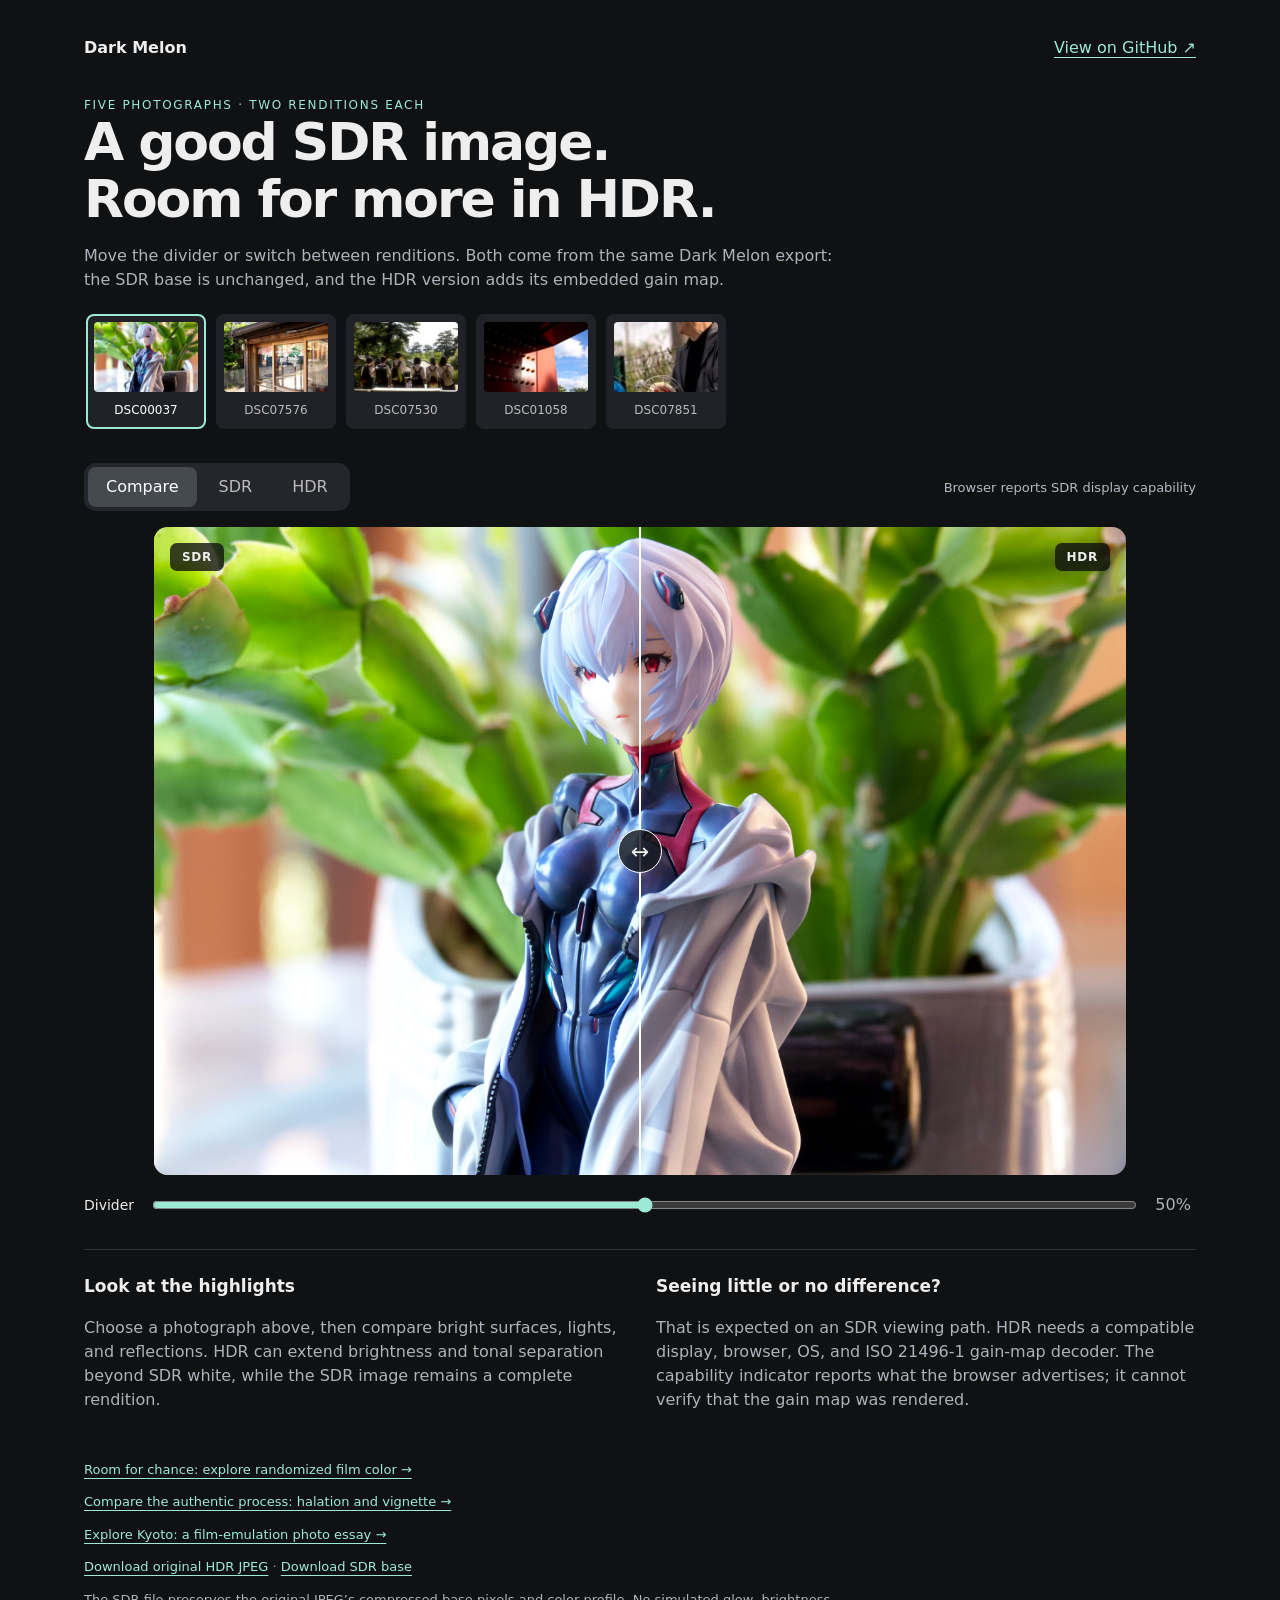
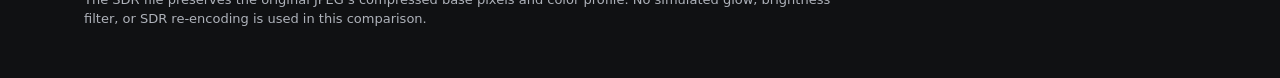
<file: docs/index.html>
<!doctype html>
<html lang="en">
<head>
<meta charset="utf-8"><meta name="viewport" content="width=device-width,initial-scale=1">
<meta name="color-scheme" content="dark">
<title>Dark Melon — SDR / HDR</title>
<style>
:root{font:16px/1.5 system-ui,-apple-system,BlinkMacSystemFont,sans-serif;color:#eee;background:#101113;color-scheme:dark}*{box-sizing:border-box}body{margin:0}main{max-width:1160px;margin:auto;padding:36px 24px}header{display:flex;justify-content:space-between;align-items:center;gap:20px;margin-bottom:36px}a{color:#9ce9d6;text-underline-offset:4px}.brand{font-weight:650;color:#eee;text-decoration:none}h1{font-size:clamp(30px,5vw,52px);line-height:1.1;letter-spacing:-.04em;margin:0 0 16px}p{color:#aeb2ba;max-width:760px}.eyebrow{color:#9ce9d6;font-size:12px;letter-spacing:.14em;text-transform:uppercase}.toolbar{display:flex;justify-content:space-between;align-items:center;flex-wrap:wrap;gap:16px;margin:28px 0 16px}.modes{display:flex;gap:4px;background:#24262b;padding:4px;border-radius:12px}button{font:inherit;color:#bbb;background:transparent;border:0;padding:8px 18px;border-radius:8px;cursor:pointer}button[aria-pressed=true]{background:#454950;color:white}button:focus-visible,a:focus-visible,input:focus-visible{outline:3px solid #9ce9d6;outline-offset:4px}.status{font-size:13px;color:#b4bac3}.stage{--split:50%;position:relative;width:100%;aspect-ratio:3/2;background:#222;border-radius:14px;overflow:hidden;touch-action:pan-y}.stage img{position:absolute;inset:0;width:100%;height:100%;object-fit:contain}.stage .sdr{clip-path:inset(0 calc(100% - var(--split)) 0 0)}.divider{position:absolute;top:0;bottom:0;left:var(--split);width:2px;background:white;transform:translateX(-1px);pointer-events:none}.handle{position:absolute;top:50%;left:50%;transform:translate(-50%,-50%);background:#15171bcc;border:1px solid #fff;border-radius:50%;width:44px;height:44px;display:grid;place-items:center;font-size:22px}.badge{position:absolute;top:16px;padding:5px 12px;background:#101113c9;border-radius:7px;font-size:12px;font-weight:650;letter-spacing:.06em;pointer-events:none}.left{left:16px}.right{right:16px}.stage[data-mode=sdr] .sdr{clip-path:none}.stage[data-mode=hdr] .sdr{visibility:hidden}.stage:not([data-mode=compare]) .divider,.stage[data-mode=sdr] .right,.stage[data-mode=hdr] .left{display:none}.scrubber{display:flex;align-items:center;gap:16px;margin:18px 0}.scrubber label{white-space:nowrap;font-size:14px}.scrubber input{width:100%;accent-color:#9ce9d6}.scrubber output{min-width:4ch;color:#aeb2ba;font-variant-numeric:tabular-nums}.notes{display:grid;grid-template-columns:1fr 1fr;gap:32px;border-top:1px solid #303239;margin-top:32px;padding-top:24px}h2{font-size:17px;margin:0}footer{font-size:13px;color:#9198a3;margin-top:32px}[hidden]{display:none!important}@media(max-width:600px){main{padding:24px 16px}.notes{grid-template-columns:1fr;gap:16px}header{margin-bottom:28px}.toolbar{gap:10px}button{padding:8px 14px}.badge{top:10px}}
.samples{display:flex;gap:10px;overflow-x:auto;padding:6px 2px}.samples button{flex:0 0 120px;padding:6px;border:2px solid transparent;background:#202227}.samples button[aria-pressed=true]{border-color:#9ce9d6}.samples img{display:block;width:104px;height:70px;object-fit:cover;border-radius:4px;margin-bottom:5px}.samples span{font-size:12px}.stage{width:min(100%,calc(72vh * var(--aspect,1.5)));aspect-ratio:var(--aspect,1.5);margin-inline:auto}
</style>
</head>
<body><main>
<header><a class="brand" href="https://github.com/1096bimu/Dark-Melon">Dark Melon</a><a href="https://github.com/1096bimu/Dark-Melon">View on GitHub ↗</a></header>
<div class="eyebrow">Five photographs · two renditions each</div>
<h1>A good SDR image.<br>Room for more in HDR.</h1>
<p>Move the divider or switch between renditions. Both come from the same Dark Melon export: the SDR base is unchanged, and the HDR version adds its embedded gain map.</p>

<div class="samples" role="group" aria-label="Sample photographs"><button type="button" data-sample="DSC00037" aria-pressed="true" aria-label="Show sample DSC00037"><img src="samples/DSC00037-thumb.jpg" alt=""><span>DSC00037</span></button><button type="button" data-sample="DSC07576" aria-pressed="false" aria-label="Show sample DSC07576"><img src="samples/DSC07576-thumb.jpg" alt=""><span>DSC07576</span></button><button type="button" data-sample="DSC07530" aria-pressed="false" aria-label="Show sample DSC07530"><img src="samples/DSC07530-thumb.jpg" alt=""><span>DSC07530</span></button><button type="button" data-sample="DSC01058" aria-pressed="false" aria-label="Show sample DSC01058"><img src="samples/DSC01058-thumb.jpg" alt=""><span>DSC01058</span></button><button type="button" data-sample="DSC07851" aria-pressed="false" aria-label="Show sample DSC07851"><img src="samples/DSC07851-thumb.jpg?v=rgb-2" alt=""><span>DSC07851</span></button></div>
<div class="toolbar"><div class="modes" role="group" aria-label="Preview mode"><button type="button" data-mode="compare" aria-pressed="true">Compare</button><button type="button" data-mode="sdr" aria-pressed="false">SDR</button><button type="button" data-mode="hdr" aria-pressed="false">HDR</button></div><span class="status" id="status" role="status">Loading both images…</span></div>
<div class="stage" id="stage" data-mode="compare">
<img id="hdr" src="samples/DSC00037.jpg" alt="HDR rendition of a figurine photographed against sunlit green leaves" decoding="async">
<img id="sdr" class="sdr" src="samples/DSC00037-sdr.jpg" alt="The same photograph using only its SDR base" decoding="async">
<div class="badge left">SDR</div><div class="badge right">HDR</div><div class="divider"><div class="handle">↔</div></div>
</div>
<div class="scrubber" id="scrubber"><label for="split">Divider</label><input id="split" type="range" min="0" max="100" value="50" aria-label="SDR and HDR comparison divider"><output id="position" for="split">50%</output></div>
<div class="notes"><section><h2>Look at the highlights</h2><p>Choose a photograph above, then compare bright surfaces, lights, and reflections. HDR can extend brightness and tonal separation beyond SDR white, while the SDR image remains a complete rendition.</p></section><section><h2>Seeing little or no difference?</h2><p>That is expected on an SDR viewing path. HDR needs a compatible display, browser, OS, and ISO 21496-1 gain-map decoder. The capability indicator reports what the browser advertises; it cannot verify that the gain map was rendered.</p></section></div>
<footer><p><a href="variations/">Room for chance: explore randomized film color →</a></p><p><a href="authentic-process/">Compare the authentic process: halation and vignette →</a></p><p><a href="film-emulation/">Explore Kyoto: a film-emulation photo essay →</a></p><a id="download-hdr" href="samples/DSC00037.jpg" download>Download original HDR JPEG</a> · <a id="download-sdr" href="samples/DSC00037-sdr.jpg" download>Download SDR base</a><p>The SDR file preserves the original JPEG’s compressed base pixels and color profile. No simulated glow, brightness filter, or SDR re-encoding is used in this comparison.</p></footer>
</main><script>
const stage=document.querySelector('#stage'),split=document.querySelector('#split'),position=document.querySelector('#position'),scrubber=document.querySelector('#scrubber');
function setSplit(value){const v=Math.max(0,Math.min(100,value));split.value=v;stage.style.setProperty('--split',v+'%');position.value=Math.round(v)+'%';}
split.addEventListener('input',()=>setSplit(Number(split.value)));
document.querySelectorAll('button[data-mode]').forEach(button=>button.addEventListener('click',()=>{stage.dataset.mode=button.dataset.mode;document.querySelectorAll('button[data-mode]').forEach(b=>b.setAttribute('aria-pressed',String(b===button)));scrubber.hidden=button.dataset.mode!=='compare';}));
let dragging=false;
function move(event){const rect=stage.getBoundingClientRect();setSplit((event.clientX-rect.left)/rect.width*100);}
stage.addEventListener('pointerdown',event=>{if(stage.dataset.mode!=='compare'||event.button!==0)return;dragging=true;stage.setPointerCapture(event.pointerId);move(event);});
stage.addEventListener('pointermove',event=>{if(dragging)move(event);});
['pointerup','pointercancel','lostpointercapture'].forEach(name=>stage.addEventListener(name,()=>dragging=false));
const capability=matchMedia('(dynamic-range: high)'),status=document.querySelector('#status');let ready=false;
function updateStatus(){if(ready)status.textContent=capability.matches?'Browser reports HDR display capability':'Browser reports SDR display capability';}
capability.addEventListener('change',updateStatus);
let request=0;
async function selectSample(name){
 const current=++request;ready=false;status.textContent='Loading '+name+'…';stage.setAttribute('aria-busy','true');
 const version=name==='DSC07851'?'?v=rgb-2':'';
 const hdr=new Image(),sdr=new Image();hdr.src='samples/'+name+'.jpg'+version;sdr.src='samples/'+name+'-sdr.jpg'+version;
 try{
  await Promise.all([hdr.decode(),sdr.decode()]);if(current!==request)return;
  const shownHDR=document.querySelector('#hdr'),shownSDR=document.querySelector('#sdr');
  shownHDR.src=hdr.src;shownSDR.src=sdr.src;
  shownHDR.alt='HDR rendition of sample '+name;shownSDR.alt='SDR base of sample '+name;
  stage.style.setProperty('--aspect',hdr.naturalWidth/hdr.naturalHeight);
  document.querySelector('#download-hdr').href=hdr.src;document.querySelector('#download-sdr').href=sdr.src;
  document.querySelectorAll('button[data-sample]').forEach(button=>button.setAttribute('aria-pressed',String(button.dataset.sample===name)));
  ready=true;updateStatus();
 }catch{if(current===request)status.textContent='Could not load '+name+'. Choose another sample or try again.';}
 finally{if(current===request)stage.setAttribute('aria-busy','false');}
}
document.querySelectorAll('button[data-sample]').forEach(button=>button.addEventListener('click',()=>selectSample(button.dataset.sample)));
selectSample('DSC00037');
</script></body></html>
</file>
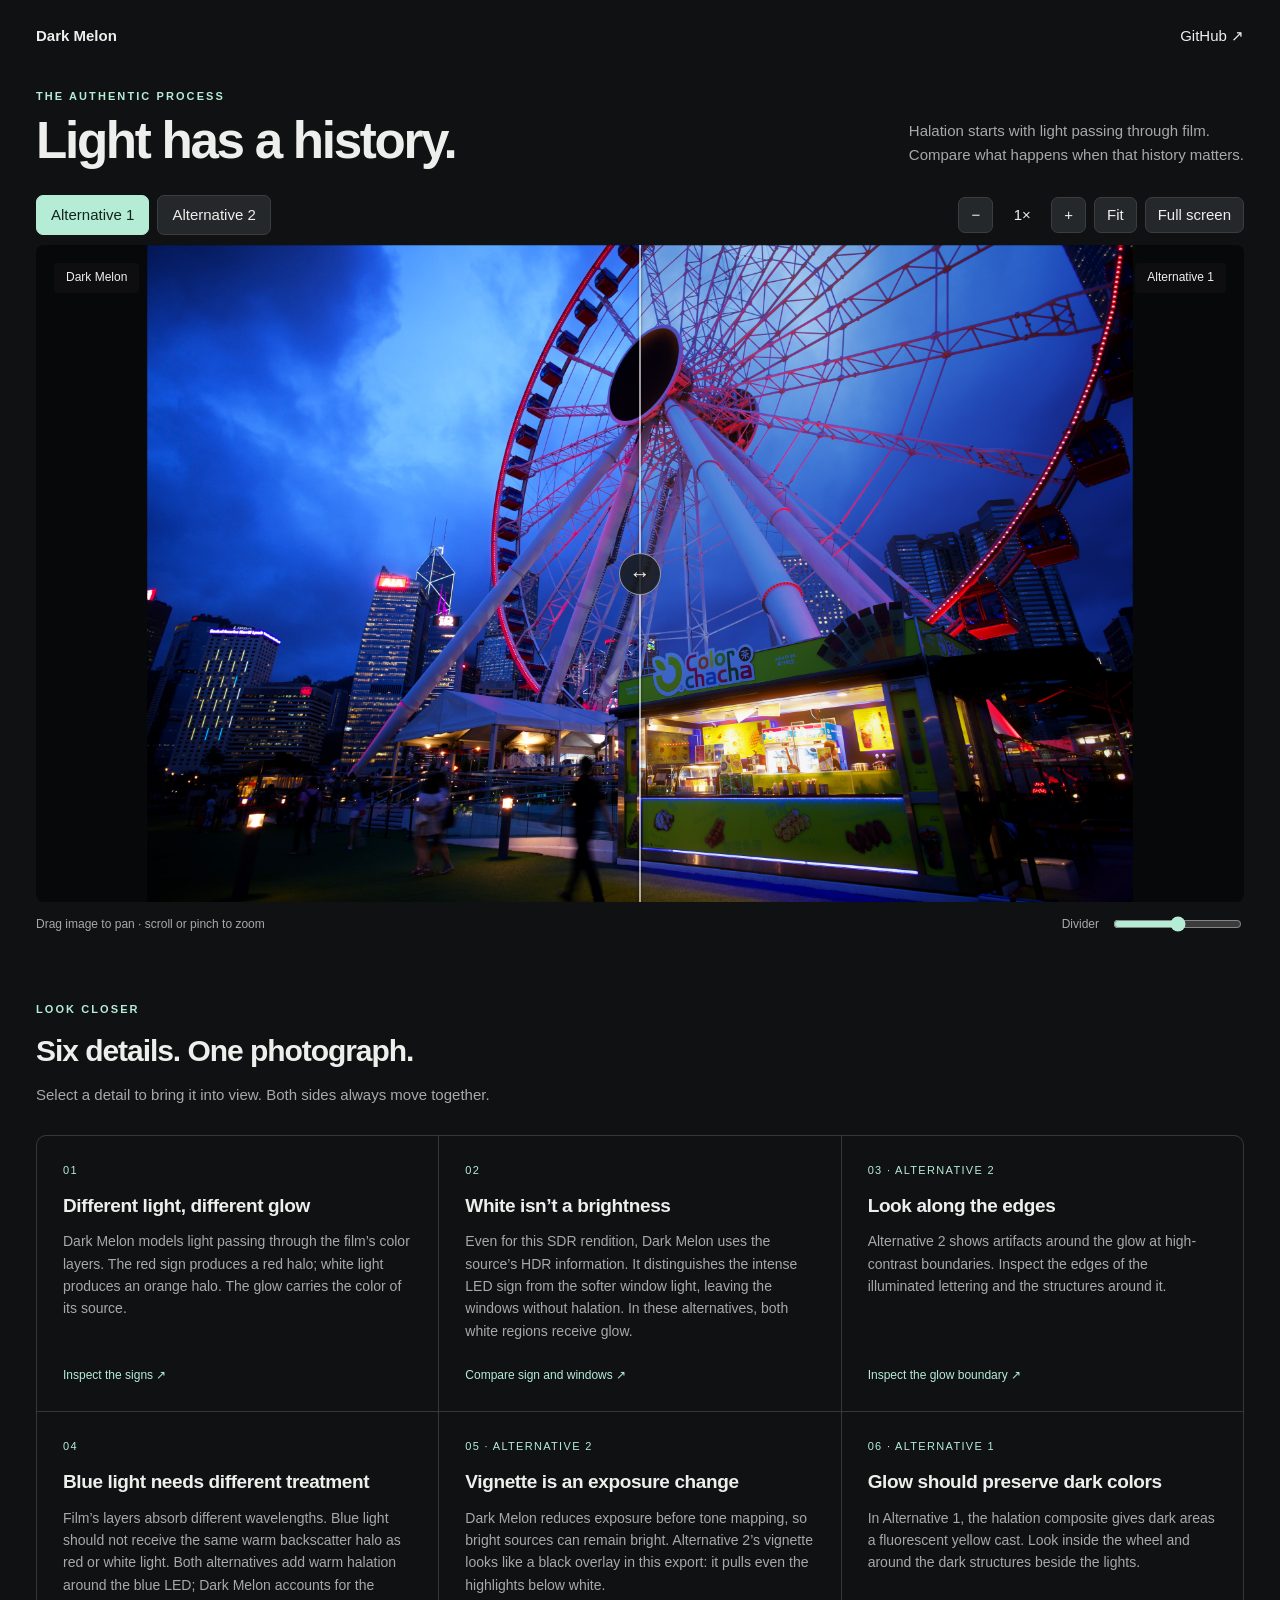
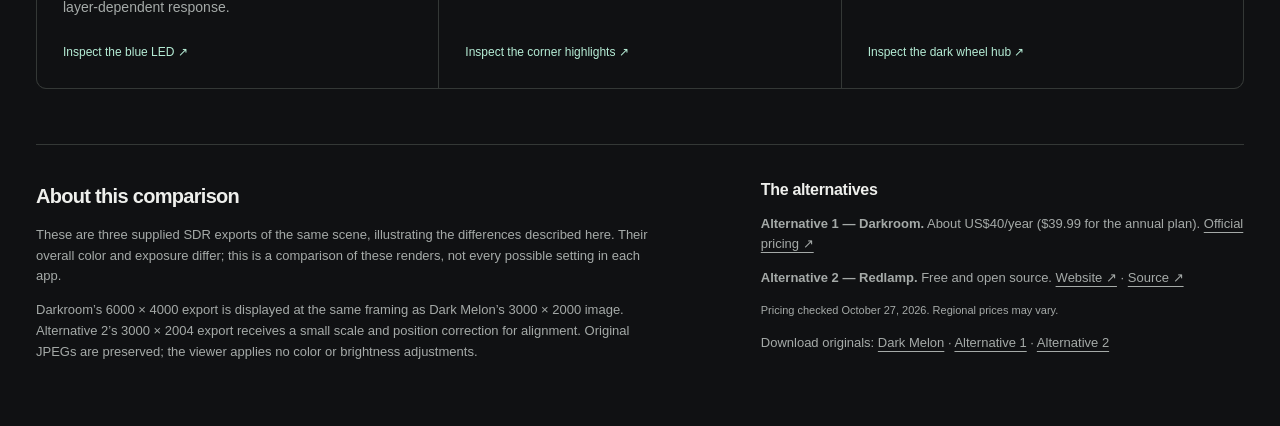
<file: docs/authentic-process/index.html>
<!doctype html>
<html lang="en"><head><meta charset="utf-8"><meta name="viewport" content="width=device-width,initial-scale=1"><title>Authentic process — Dark Melon</title><meta name="description" content="Explore how Dark Melon handles film halation, source brightness and vignette in a synchronized photographic comparison."><link rel="stylesheet" href="style.css"></head>
<body><header><a href="../">Dark Melon</a><a href="https://github.com/1096bimu/Dark-Melon">GitHub ↗</a></header><main>
<div class="intro"><div><p class="eyebrow">THE AUTHENTIC PROCESS</p><h1>Light has a history.</h1></div><p>Halation starts with light passing through film.<br>Compare what happens when that history matters.</p></div>
<section class="comparison" aria-label="Interactive image comparison">
<div class="toolbar"><div class="choices" role="group" aria-label="Compare with"><button data-alt="1" aria-pressed="true">Alternative 1</button><button data-alt="2" aria-pressed="false">Alternative 2</button></div><div class="zoom"><button id="out" aria-label="Zoom out">−</button><output id="zoom">1×</output><button id="in" aria-label="Zoom in">+</button><button id="fit">Fit</button><button id="fullscreen">Full screen</button></div></div>
<div id="stage" tabindex="0" aria-label="Image viewer. Drag to pan, scroll to zoom. Use arrow keys to pan and plus or minus to zoom.">
<div class="pane left"><div class="world"><img src="images/dark-melon.jpg" width="3000" height="2000" alt="Dark Melon rendition of illuminated signs and a Ferris wheel at dusk" draggable="false"></div></div>
<div class="pane right"><div class="world"><img id="alternative" src="images/alternative-1.jpg" width="3000" height="2000" alt="Alternative 1 rendition of the same scene" draggable="false"></div></div>
<span class="badge a">Dark Melon</span><span class="badge b" id="badge">Alternative 1</span>
<div id="divider"><span>↔</span></div><span id="loading" role="status">Loading photographs…</span>
</div>
<div class="under"><span>Drag image to pan · scroll or pinch to zoom</span><label>Divider <input id="split" type="range" min="0" max="100" value="50" aria-label="Comparison divider"></label></div>
</section>
<section class="details"><div class="section-heading"><p class="eyebrow">LOOK CLOSER</p><h2>Six details. One photograph.</h2><p>Select a detail to bring it into view. Both sides always move together.</p></div>
<div class="cards">
<button class="card" data-focus="0"><span class="number">01</span><h3>Different light, different glow</h3><p>Dark Melon models light passing through the film’s color layers. The red sign produces a red halo; white light produces an orange halo. The glow carries the color of its source.</p><span class="inspect">Inspect the signs ↗</span></button>
<button class="card" data-focus="1"><span class="number">02</span><h3>White isn’t a brightness</h3><p>Even for this SDR rendition, Dark Melon uses the source’s HDR information. It distinguishes the intense LED sign from the softer window light, leaving the windows without halation. In these alternatives, both white regions receive glow.</p><span class="inspect">Compare sign and windows ↗</span></button>
<button class="card" data-focus="2"><span class="number">03 · ALTERNATIVE 2</span><h3>Look along the edges</h3><p>Alternative 2 shows artifacts around the glow at high-contrast boundaries. Inspect the edges of the illuminated lettering and the structures around it.</p><span class="inspect">Inspect the glow boundary ↗</span></button>
<button class="card" data-focus="3"><span class="number">04</span><h3>Blue light needs different treatment</h3><p>Film’s layers absorb different wavelengths. Blue light should not receive the same warm backscatter halo as red or white light. Both alternatives add warm halation around the blue LED; Dark Melon accounts for the layer-dependent response.</p><span class="inspect">Inspect the blue LED ↗</span></button>
<button class="card" data-focus="4"><span class="number">05 · ALTERNATIVE 2</span><h3>Vignette is an exposure change</h3><p>Dark Melon reduces exposure before tone mapping, so bright sources can remain bright. Alternative 2’s vignette looks like a black overlay in this export: it pulls even the highlights below white.</p><span class="inspect">Inspect the corner highlights ↗</span></button>
<button class="card" data-focus="5"><span class="number">06 · ALTERNATIVE 1</span><h3>Glow should preserve dark colors</h3><p>In Alternative 1, the halation composite gives dark areas a fluorescent yellow cast. Look inside the wheel and around the dark structures beside the lights.</p><span class="inspect">Inspect the dark wheel hub ↗</span></button>
</div></section>
<footer><div><h2>About this comparison</h2><p>These are three supplied SDR exports of the same scene, illustrating the differences described here. Their overall color and exposure differ; this is a comparison of these renders, not every possible setting in each app.</p><p>Darkroom’s 6000 × 4000 export is displayed at the same framing as Dark Melon’s 3000 × 2000 image. Alternative 2’s 3000 × 2004 export receives a small scale and position correction for alignment. Original JPEGs are preserved; the viewer applies no color or brightness adjustments.</p></div><div><h3>The alternatives</h3><p><strong>Alternative 1 — Darkroom.</strong> About US$40/year ($39.99 for the annual plan). <a href="https://darkroom.co/darkroom+">Official pricing ↗</a></p><p><strong>Alternative 2 — Redlamp.</strong> Free and open source. <a href="https://redlamp.app/">Website ↗</a> · <a href="https://github.com/pdcgomes/redlamp">Source ↗</a></p><p class="muted">Pricing checked October 27, 2026. Regional prices may vary.</p><p>Download originals: <a href="images/dark-melon.jpg" download>Dark Melon</a> · <a href="images/alternative-1.jpg" download>Alternative 1</a> · <a href="images/alternative-2.jpg" download>Alternative 2</a></p></div></footer>
</main><script src="viewer.js"></script></body></html>
</file>
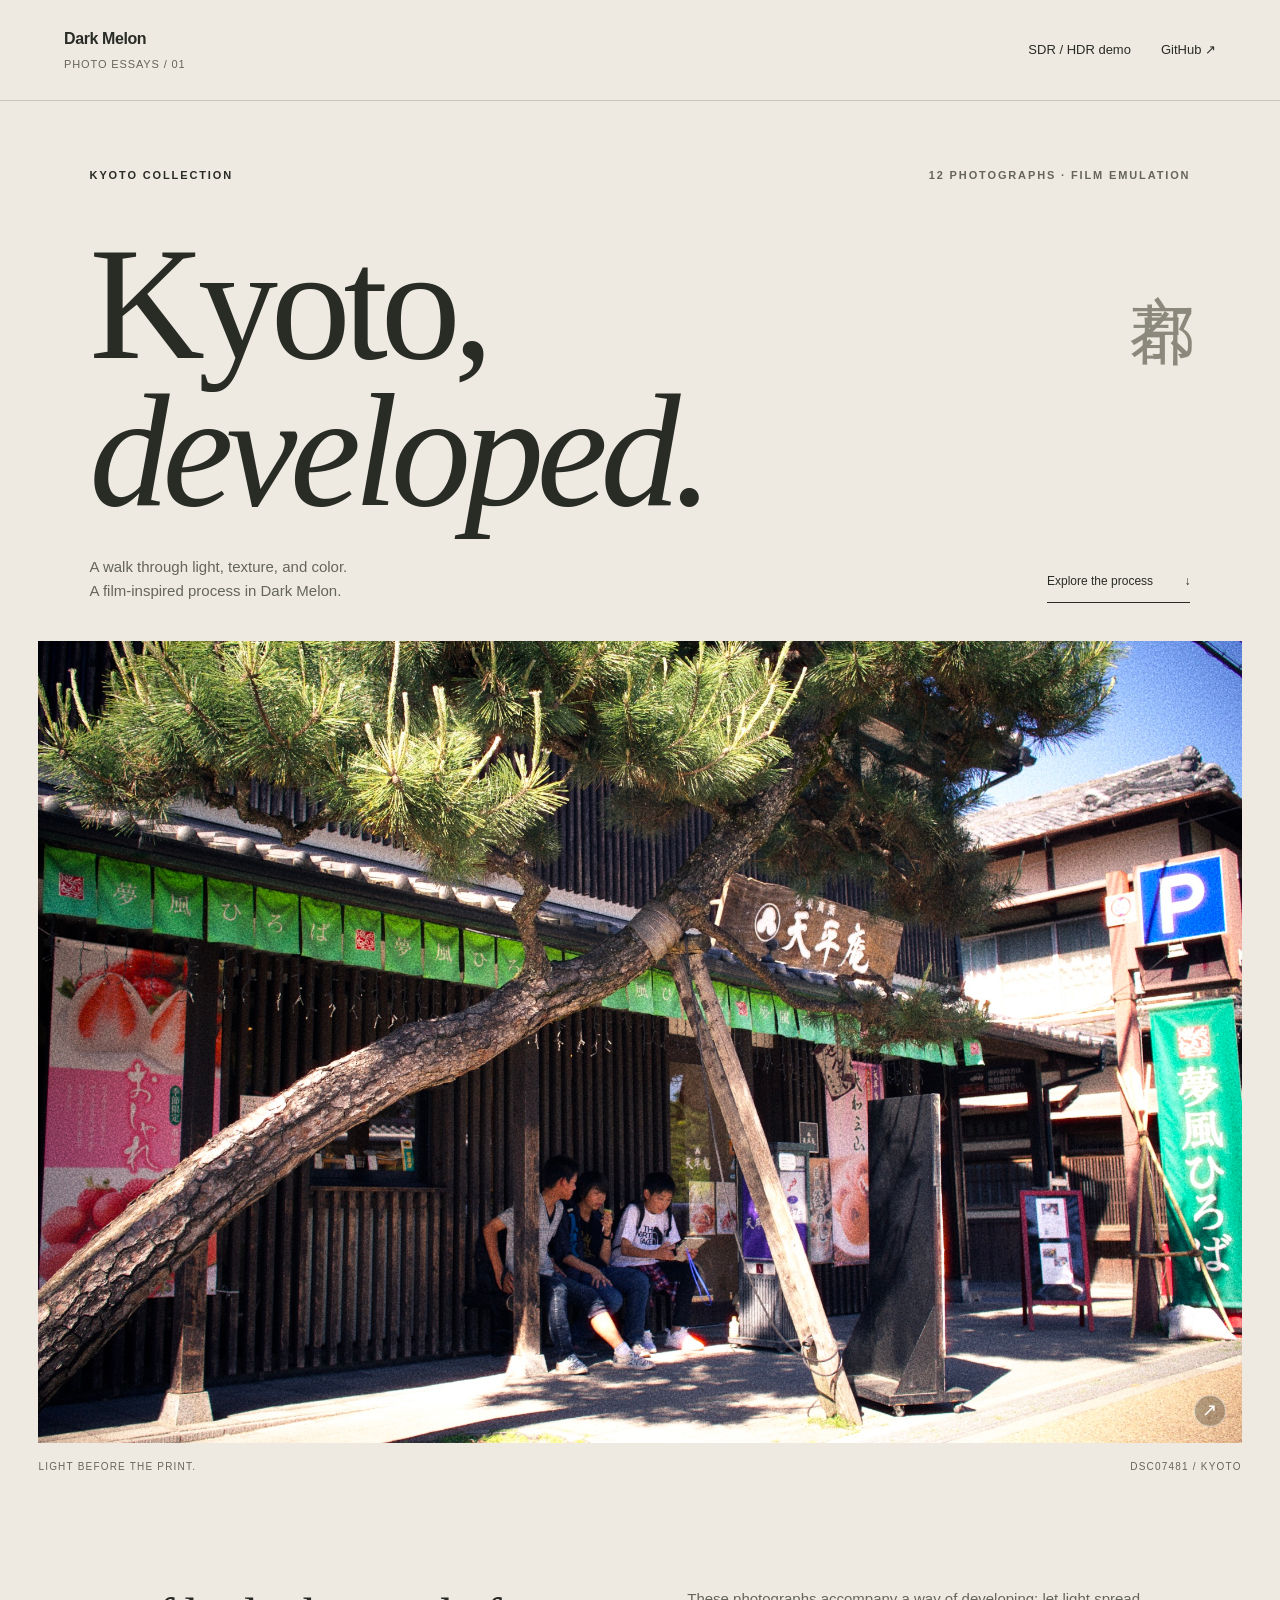
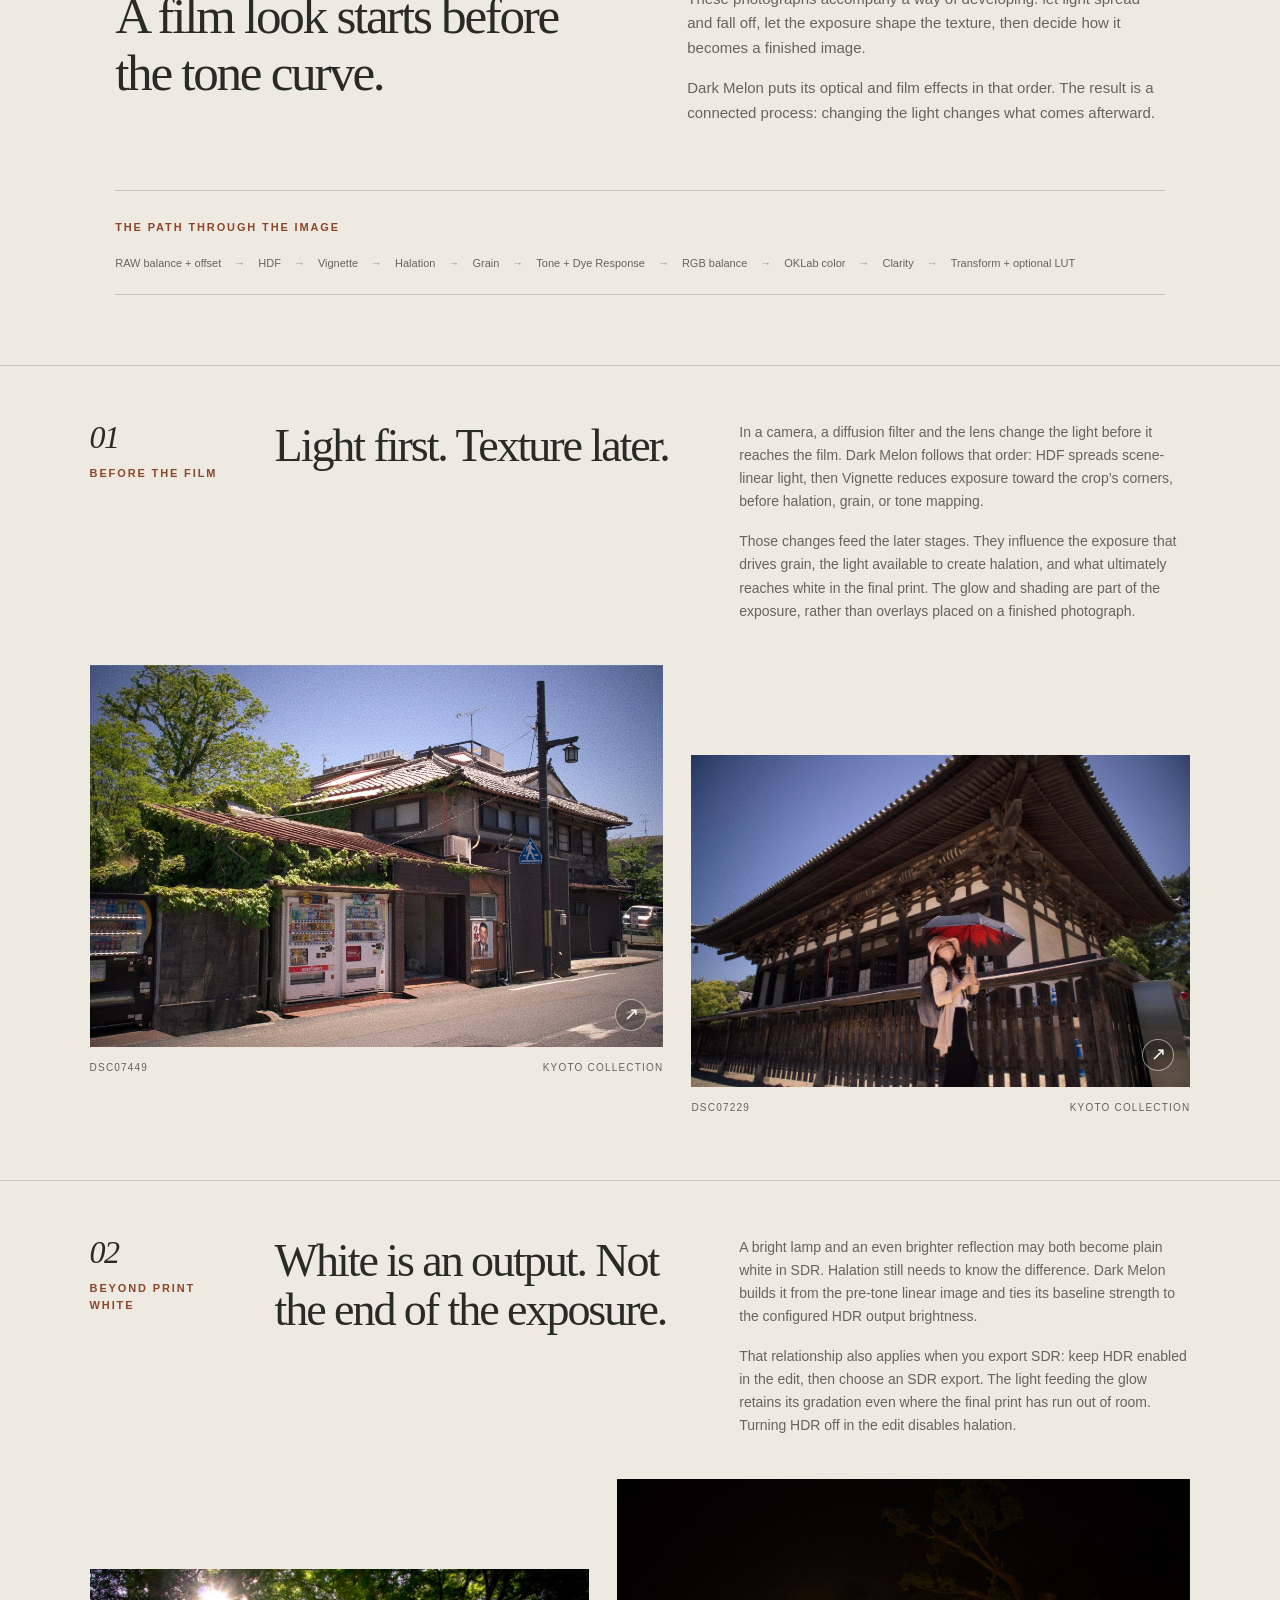
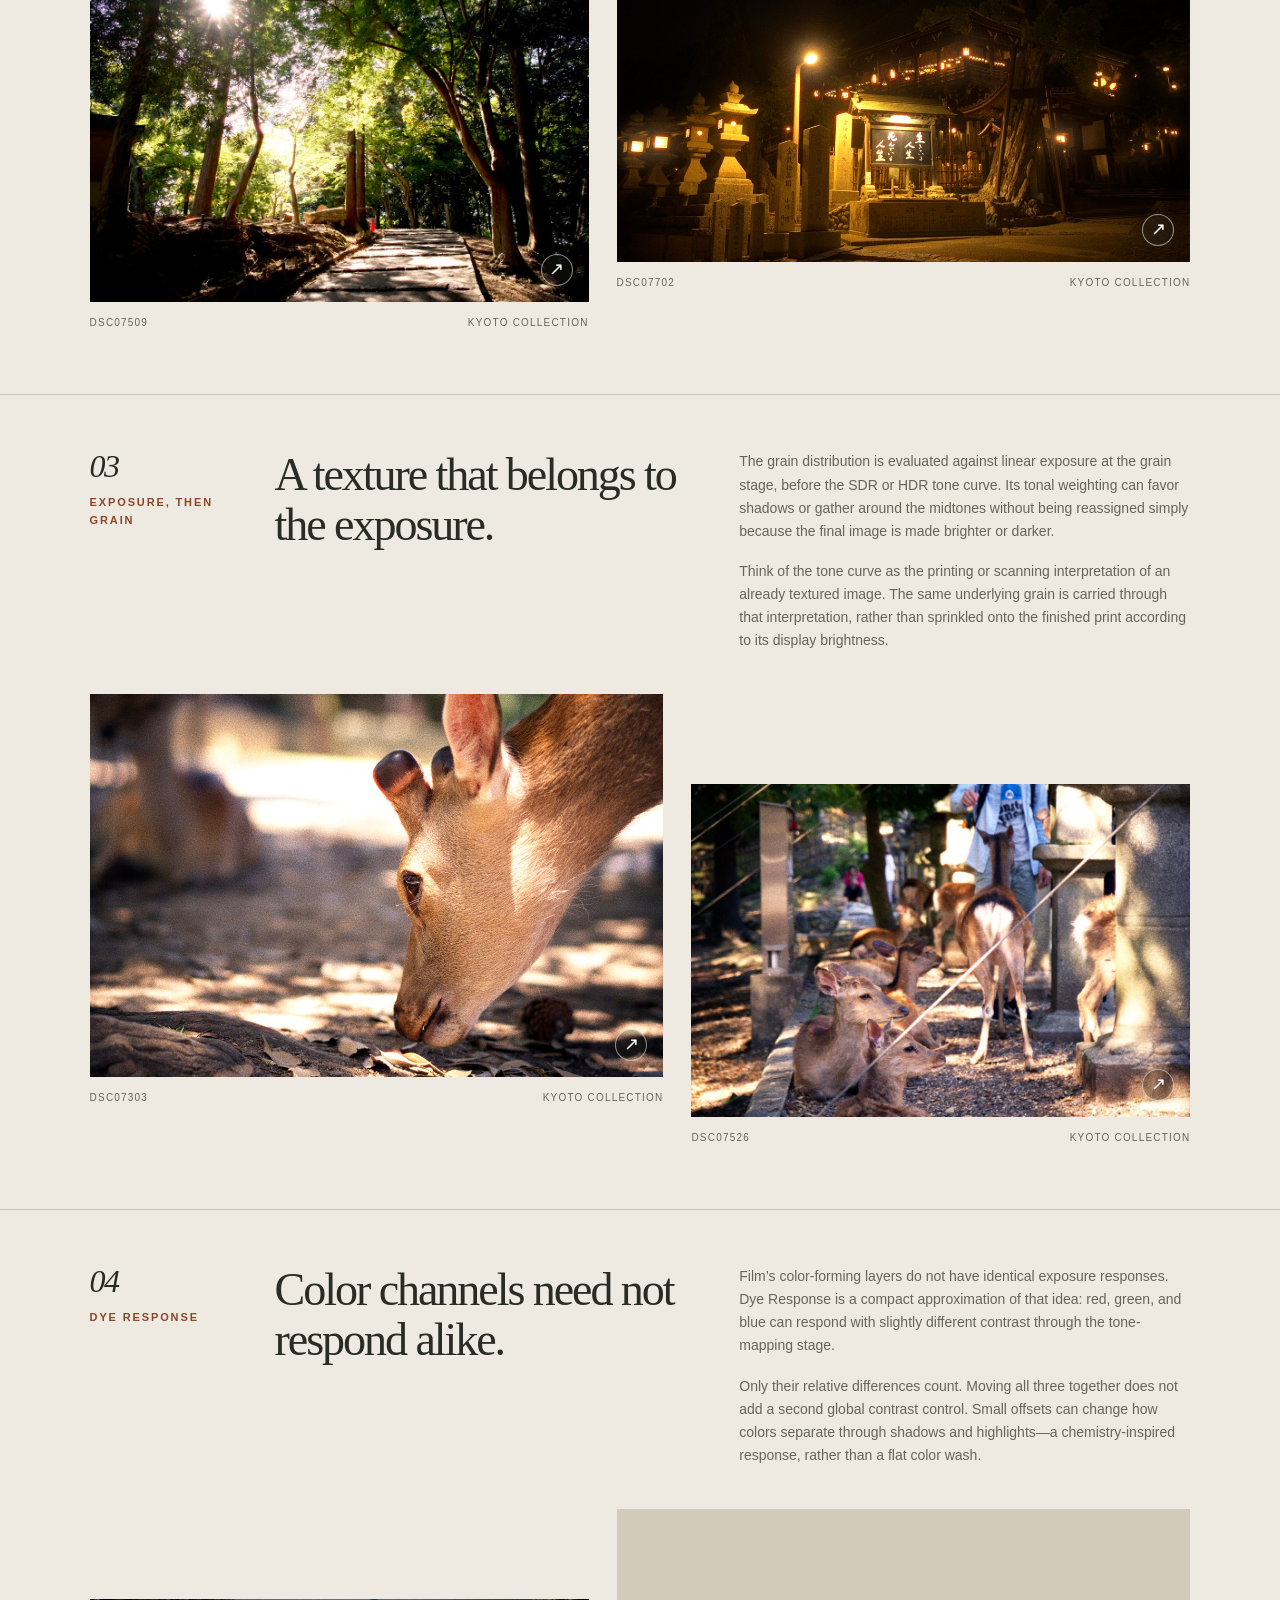
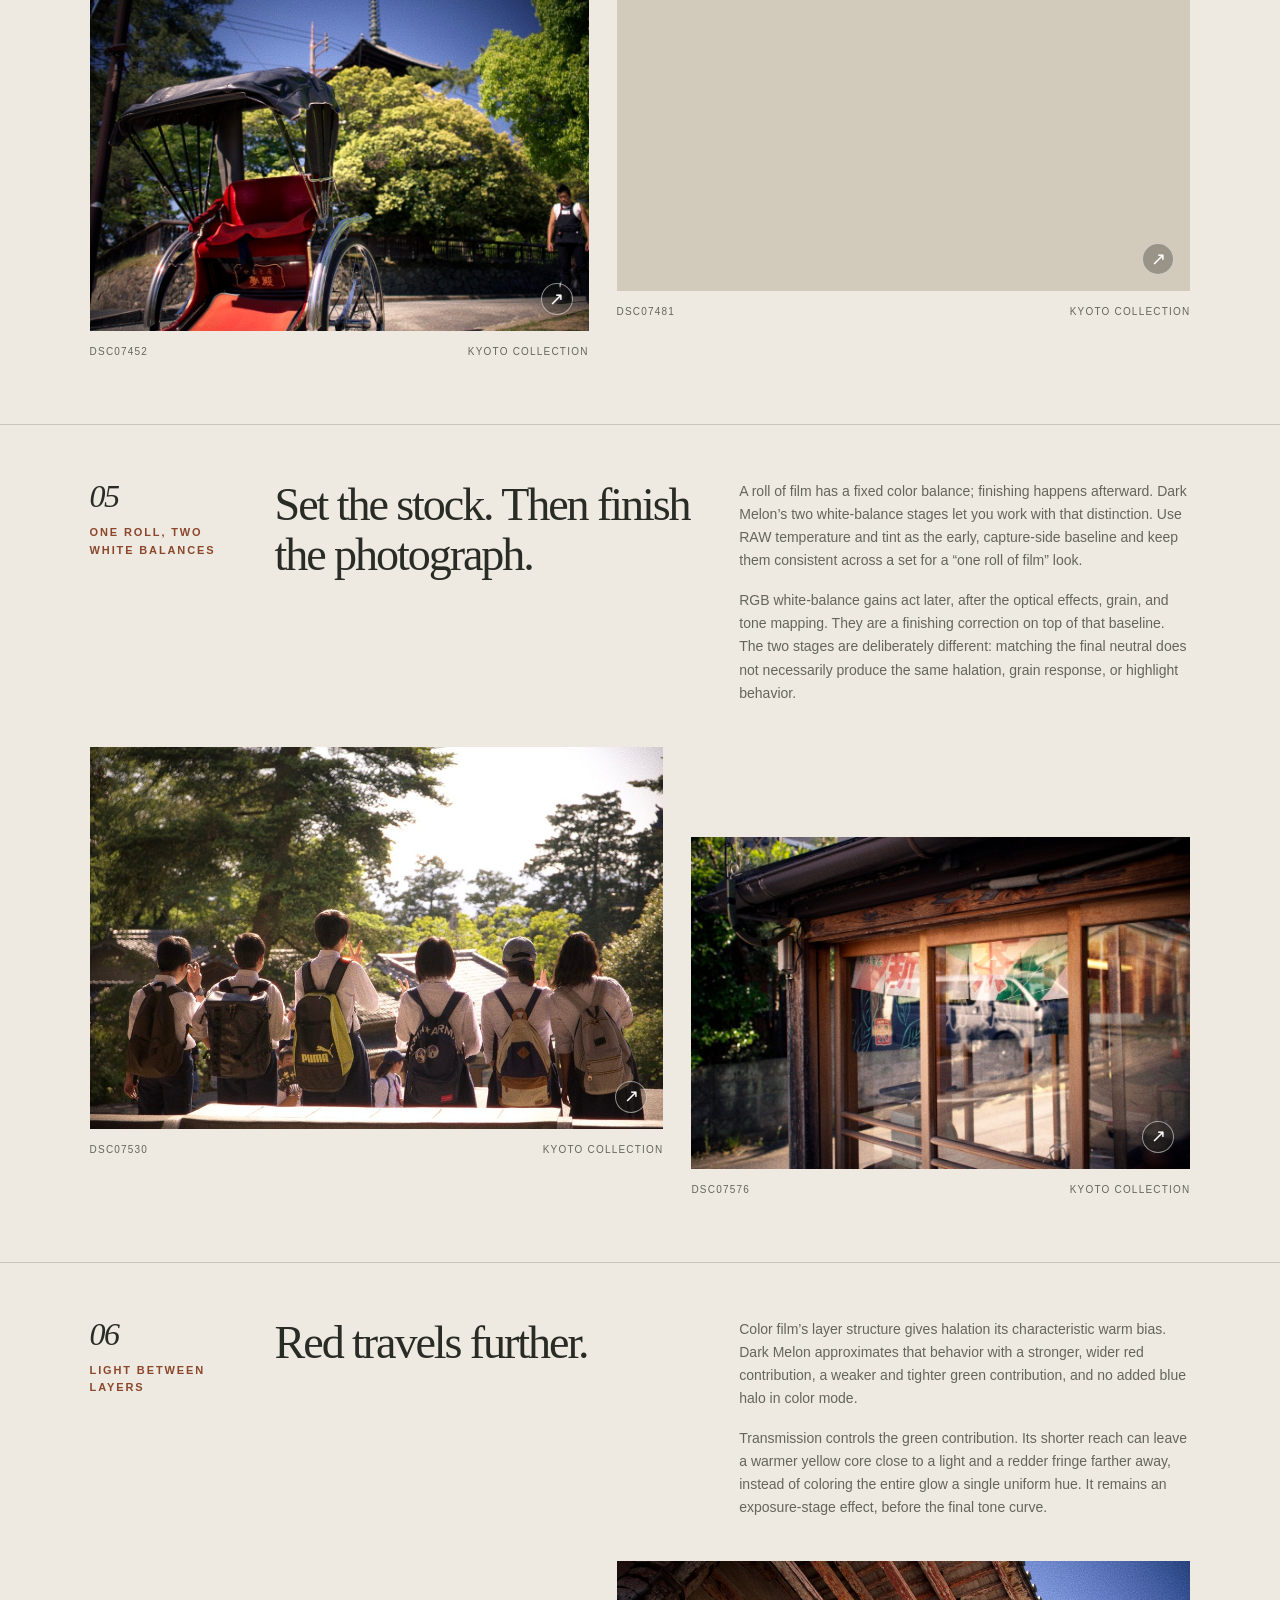
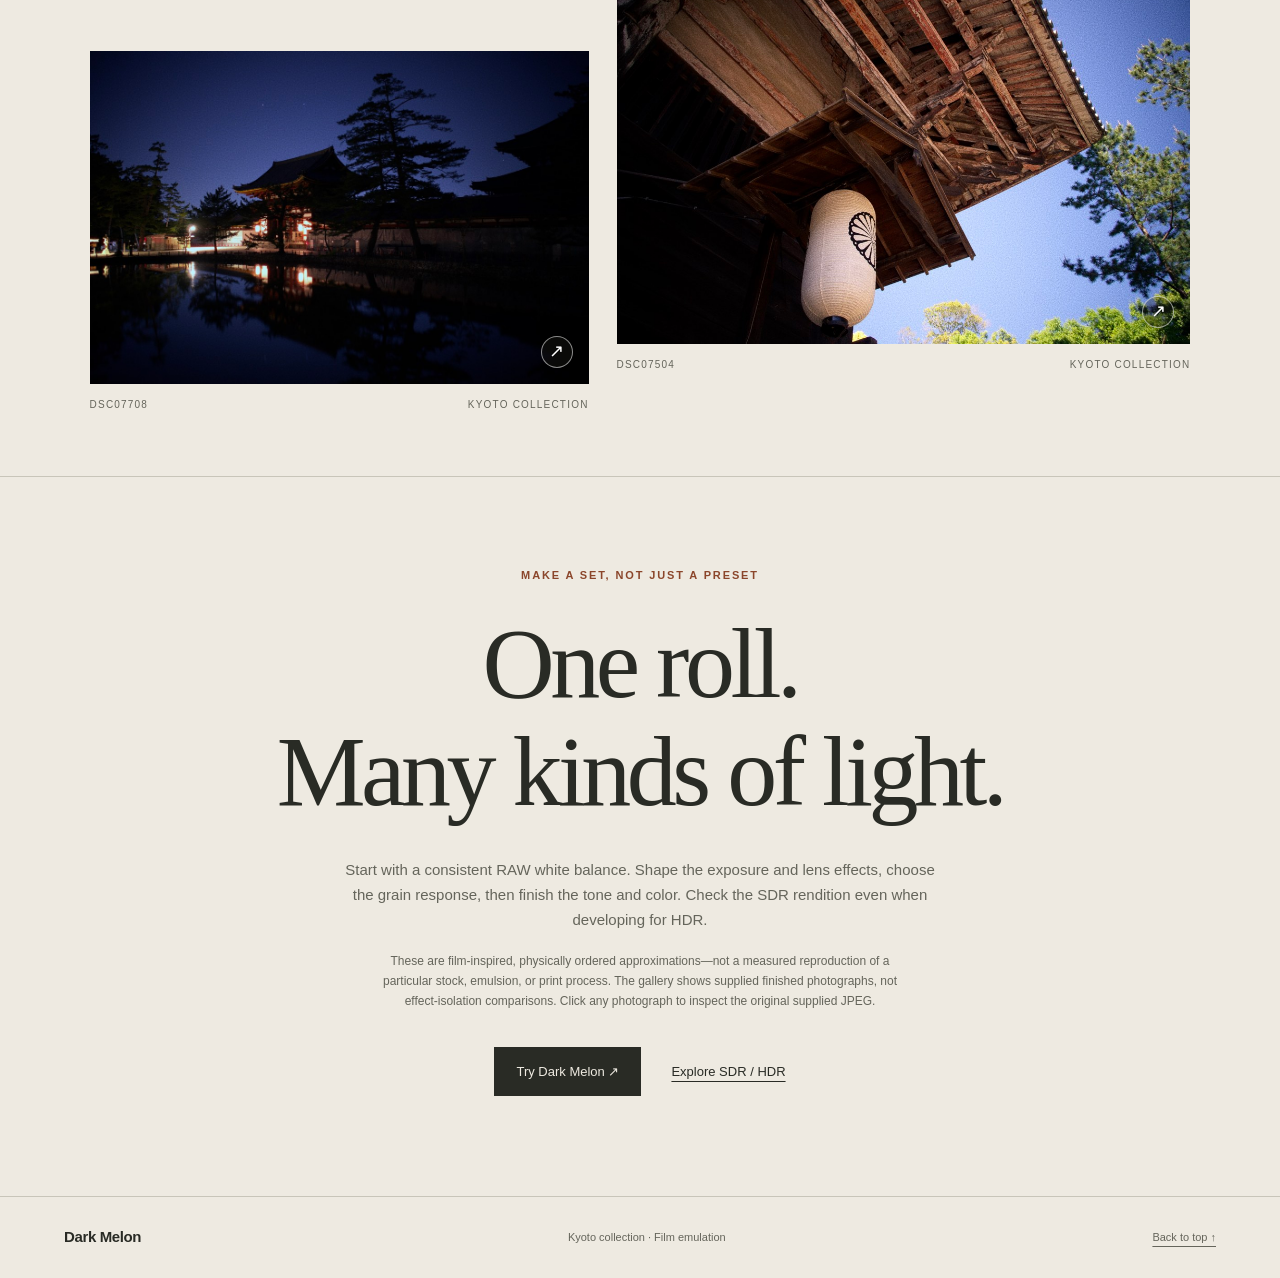
<file: docs/film-emulation/index.html>
<!doctype html>
<html lang="en"><head><meta charset="utf-8"><meta name="viewport" content="width=device-width, initial-scale=1"><meta name="color-scheme" content="light"><meta name="description" content="Twelve photographs from Kyoto, and the film-inspired exposure, grain, halation, dye response, and white-balance workflow behind Dark Melon."><meta property="og:title" content="Kyoto, developed — Dark Melon"><meta property="og:description" content="A photo essay about light, exposure, and a film-inspired development process."><meta property="og:image" content="https://1096bimu.github.io/Dark-Melon/film-emulation/photos/DSC07481.jpg"><title>Kyoto, developed — Dark Melon</title><link rel="stylesheet" href="style.css"></head>
<body id="top"><a class="skip" href="#essay">Skip to photo essay</a><header class="site-header"><a class="brand" href="../">Dark Melon<span>Photo essays / 01</span></a><nav aria-label="Main"><a href="../">SDR / HDR demo</a><a href="https://github.com/1096bimu/Dark-Melon">GitHub ↗</a></nav></header>
<main><section class="intro"><div class="edition">Kyoto collection <span>12 photographs · Film emulation</span></div><h1>Kyoto,<br><em>developed.</em><span class="japanese" lang="ja">京都</span></h1><div class="intro-bottom"><p>A walk through light, texture, and color.<br>A film-inspired process in Dark Melon.</p><a class="jump" href="#essay">Explore the process <span aria-hidden="true">↓</span></a></div></section>
<figure class="hero"><button class="photo" type="button" data-index="7" aria-label="View the full-size shop photograph"><img src="photos/DSC07481.jpg" width="2100" height="1400" fetchpriority="high" alt="People sit outside a shop beneath a pine tree and green awning."><span class="expand" aria-hidden="true">↗</span></button><figcaption><span>Light before the print.</span><span>DSC07481 / Kyoto</span></figcaption></figure>
<div class="essay-intro" id="essay"><p class="lede">A film look starts before the tone curve.</p><div><p>These photographs accompany a way of developing: let light spread and fall off, let the exposure shape the texture, then decide how it becomes a finished image.</p><p>Dark Melon puts its optical and film effects in that order. The result is a connected process: changing the light changes what comes afterward.</p></div></div>
<aside class="process" aria-label="Development order"><span class="section-label">The path through the image</span><ol><li>RAW balance + offset</li><li>HDF</li><li>Vignette</li><li>Halation</li><li>Grain</li><li>Tone + Dye Response</li><li>RGB balance</li><li>OKLab color</li><li>Clarity</li><li>Transform + optional LUT</li></ol></aside>
<section class="chapter" id="chapter-01" aria-labelledby="title-01"><div class="chapter-copy"><div class="section-label"><span>01</span> Before the film</div><h2 id="title-01">Light first. Texture later.</h2><div class="body-copy"><p>In a camera, a diffusion filter and the lens change the light before it reaches the film. Dark Melon follows that order: HDF spreads scene-linear light, then Vignette reduces exposure toward the crop’s corners, before halation, grain, or tone mapping.</p><p>Those changes feed the later stages. They influence the exposure that drives grain, the light available to create halation, and what ultimately reaches white in the final print. The glow and shading are part of the exposure, rather than overlays placed on a finished photograph.</p></div></div><div class="photo-pair layout-01"><figure><button class="photo" type="button" data-index="0" aria-label="View full-size photograph: A quiet street, tiled roofs, and vending machines in afternoon light."><img src="photos/DSC07449-preview.jpg" srcset="photos/DSC07449-preview.jpg 1100w, photos/DSC07449.jpg 2100w" sizes="(max-width: 720px) 100vw, 55vw" width="2100" height="1400" loading="lazy" decoding="async" alt="A quiet street, tiled roofs, and vending machines in afternoon light."><span class="expand" aria-hidden="true">↗</span></button><figcaption><span>DSC07449</span><span>Kyoto collection</span></figcaption></figure><figure><button class="photo" type="button" data-index="1" aria-label="View full-size photograph: Visitors beneath a broad temple roof, with a red parasol catching the light."><img src="photos/DSC07229-preview.jpg" srcset="photos/DSC07229-preview.jpg 1100w, photos/DSC07229.jpg 2100w" sizes="(max-width: 720px) 100vw, 55vw" width="2100" height="1400" loading="lazy" decoding="async" alt="Visitors beneath a broad temple roof, with a red parasol catching the light."><span class="expand" aria-hidden="true">↗</span></button><figcaption><span>DSC07229</span><span>Kyoto collection</span></figcaption></figure></div></section><section class="chapter" id="chapter-02" aria-labelledby="title-02"><div class="chapter-copy"><div class="section-label"><span>02</span> Beyond print white</div><h2 id="title-02">White is an output. Not the end of the exposure.</h2><div class="body-copy"><p>A bright lamp and an even brighter reflection may both become plain white in SDR. Halation still needs to know the difference. Dark Melon builds it from the pre-tone linear image and ties its baseline strength to the configured HDR output brightness.</p><p>That relationship also applies when you export SDR: keep HDR enabled in the edit, then choose an SDR export. The light feeding the glow retains its gradation even where the final print has run out of room. Turning HDR off in the edit disables halation.</p></div></div><div class="photo-pair layout-02"><figure><button class="photo" type="button" data-index="2" aria-label="View full-size photograph: Sunlight breaks through a canopy above a shaded woodland path."><img src="photos/DSC07509-preview.jpg" srcset="photos/DSC07509-preview.jpg 1100w, photos/DSC07509.jpg 2100w" sizes="(max-width: 720px) 100vw, 55vw" width="2100" height="1400" loading="lazy" decoding="async" alt="Sunlight breaks through a canopy above a shaded woodland path."><span class="expand" aria-hidden="true">↗</span></button><figcaption><span>DSC07509</span><span>Kyoto collection</span></figcaption></figure><figure><button class="photo" type="button" data-index="3" aria-label="View full-size photograph: Warm lamps illuminate a gateway and buildings against the night."><img src="photos/DSC07702-preview.jpg" srcset="photos/DSC07702-preview.jpg 1100w, photos/DSC07702.jpg 2100w" sizes="(max-width: 720px) 100vw, 55vw" width="2100" height="1400" loading="lazy" decoding="async" alt="Warm lamps illuminate a gateway and buildings against the night."><span class="expand" aria-hidden="true">↗</span></button><figcaption><span>DSC07702</span><span>Kyoto collection</span></figcaption></figure></div></section><section class="chapter" id="chapter-03" aria-labelledby="title-03"><div class="chapter-copy"><div class="section-label"><span>03</span> Exposure, then grain</div><h2 id="title-03">A texture that belongs to the exposure.</h2><div class="body-copy"><p>The grain distribution is evaluated against linear exposure at the grain stage, before the SDR or HDR tone curve. Its tonal weighting can favor shadows or gather around the midtones without being reassigned simply because the final image is made brighter or darker.</p><p>Think of the tone curve as the printing or scanning interpretation of an already textured image. The same underlying grain is carried through that interpretation, rather than sprinkled onto the finished print according to its display brightness.</p></div></div><div class="photo-pair layout-03"><figure><button class="photo" type="button" data-index="4" aria-label="View full-size photograph: A close view of a deer grazing in dappled light."><img src="photos/DSC07303-preview.jpg" srcset="photos/DSC07303-preview.jpg 1100w, photos/DSC07303.jpg 2100w" sizes="(max-width: 720px) 100vw, 55vw" width="2100" height="1400" loading="lazy" decoding="async" alt="A close view of a deer grazing in dappled light."><span class="expand" aria-hidden="true">↗</span></button><figcaption><span>DSC07303</span><span>Kyoto collection</span></figcaption></figure><figure><button class="photo" type="button" data-index="5" aria-label="View full-size photograph: Deer rest beside a tree and visitors in mottled afternoon shade."><img src="photos/DSC07526-preview.jpg" srcset="photos/DSC07526-preview.jpg 1100w, photos/DSC07526.jpg 2100w" sizes="(max-width: 720px) 100vw, 55vw" width="2100" height="1400" loading="lazy" decoding="async" alt="Deer rest beside a tree and visitors in mottled afternoon shade."><span class="expand" aria-hidden="true">↗</span></button><figcaption><span>DSC07526</span><span>Kyoto collection</span></figcaption></figure></div></section><section class="chapter" id="chapter-04" aria-labelledby="title-04"><div class="chapter-copy"><div class="section-label"><span>04</span> Dye Response</div><h2 id="title-04">Color channels need not respond alike.</h2><div class="body-copy"><p>Film’s color-forming layers do not have identical exposure responses. Dye Response is a compact approximation of that idea: red, green, and blue can respond with slightly different contrast through the tone-mapping stage.</p><p>Only their relative differences count. Moving all three together does not add a second global contrast control. Small offsets can change how colors separate through shadows and highlights—a chemistry-inspired response, rather than a flat color wash.</p></div></div><div class="photo-pair layout-04"><figure><button class="photo" type="button" data-index="6" aria-label="View full-size photograph: A red-seated rickshaw stands under green trees beside traditional buildings."><img src="photos/DSC07452-preview.jpg" srcset="photos/DSC07452-preview.jpg 1100w, photos/DSC07452.jpg 2100w" sizes="(max-width: 720px) 100vw, 55vw" width="2100" height="1400" loading="lazy" decoding="async" alt="A red-seated rickshaw stands under green trees beside traditional buildings."><span class="expand" aria-hidden="true">↗</span></button><figcaption><span>DSC07452</span><span>Kyoto collection</span></figcaption></figure><figure><button class="photo" type="button" data-index="7" aria-label="View full-size photograph: People sit outside a shop beneath a pine tree and green awning."><img src="photos/DSC07481-preview.jpg" srcset="photos/DSC07481-preview.jpg 1100w, photos/DSC07481.jpg 2100w" sizes="(max-width: 720px) 100vw, 55vw" width="2100" height="1400" loading="lazy" decoding="async" alt="People sit outside a shop beneath a pine tree and green awning."><span class="expand" aria-hidden="true">↗</span></button><figcaption><span>DSC07481</span><span>Kyoto collection</span></figcaption></figure></div></section><section class="chapter" id="chapter-05" aria-labelledby="title-05"><div class="chapter-copy"><div class="section-label"><span>05</span> One roll, two white balances</div><h2 id="title-05">Set the stock. Then finish the photograph.</h2><div class="body-copy"><p>A roll of film has a fixed color balance; finishing happens afterward. Dark Melon’s two white-balance stages let you work with that distinction. Use RAW temperature and tint as the early, capture-side baseline and keep them consistent across a set for a “one roll of film” look.</p><p>RGB white-balance gains act later, after the optical effects, grain, and tone mapping. They are a finishing correction on top of that baseline. The two stages are deliberately different: matching the final neutral does not necessarily produce the same halation, grain response, or highlight behavior.</p></div></div><div class="photo-pair layout-05"><figure><button class="photo" type="button" data-index="8" aria-label="View full-size photograph: A group of visitors with backpacks looks out toward a sunlit garden."><img src="photos/DSC07530-preview.jpg" srcset="photos/DSC07530-preview.jpg 1100w, photos/DSC07530.jpg 2100w" sizes="(max-width: 720px) 100vw, 55vw" width="2100" height="1400" loading="lazy" decoding="async" alt="A group of visitors with backpacks looks out toward a sunlit garden."><span class="expand" aria-hidden="true">↗</span></button><figcaption><span>DSC07530</span><span>Kyoto collection</span></figcaption></figure><figure><button class="photo" type="button" data-index="9" aria-label="View full-size photograph: Reflections and warm interior light meet in a wooden shop window."><img src="photos/DSC07576-preview.jpg" srcset="photos/DSC07576-preview.jpg 1100w, photos/DSC07576.jpg 2100w" sizes="(max-width: 720px) 100vw, 55vw" width="2100" height="1400" loading="lazy" decoding="async" alt="Reflections and warm interior light meet in a wooden shop window."><span class="expand" aria-hidden="true">↗</span></button><figcaption><span>DSC07576</span><span>Kyoto collection</span></figcaption></figure></div></section><section class="chapter" id="chapter-06" aria-labelledby="title-06"><div class="chapter-copy"><div class="section-label"><span>06</span> Light between layers</div><h2 id="title-06">Red travels further.</h2><div class="body-copy"><p>Color film’s layer structure gives halation its characteristic warm bias. Dark Melon approximates that behavior with a stronger, wider red contribution, a weaker and tighter green contribution, and no added blue halo in color mode.</p><p>Transmission controls the green contribution. Its shorter reach can leave a warmer yellow core close to a light and a redder fringe farther away, instead of coloring the entire glow a single uniform hue. It remains an exposure-stage effect, before the final tone curve.</p></div></div><div class="photo-pair layout-06"><figure><button class="photo" type="button" data-index="10" aria-label="View full-size photograph: Temple buildings and trees reflect in still water beneath a deep blue evening sky."><img src="photos/DSC07708-preview.jpg" srcset="photos/DSC07708-preview.jpg 1100w, photos/DSC07708.jpg 2100w" sizes="(max-width: 720px) 100vw, 55vw" width="2100" height="1400" loading="lazy" decoding="async" alt="Temple buildings and trees reflect in still water beneath a deep blue evening sky."><span class="expand" aria-hidden="true">↗</span></button><figcaption><span>DSC07708</span><span>Kyoto collection</span></figcaption></figure><figure><button class="photo" type="button" data-index="11" aria-label="View full-size photograph: A pale hanging lantern beneath richly detailed wooden eaves against the blue sky."><img src="photos/DSC07504-preview.jpg" srcset="photos/DSC07504-preview.jpg 1100w, photos/DSC07504.jpg 2100w" sizes="(max-width: 720px) 100vw, 55vw" width="2100" height="1400" loading="lazy" decoding="async" alt="A pale hanging lantern beneath richly detailed wooden eaves against the blue sky."><span class="expand" aria-hidden="true">↗</span></button><figcaption><span>DSC07504</span><span>Kyoto collection</span></figcaption></figure></div></section>
<section class="closing"><div class="section-label">Make a set, not just a preset</div><h2>One roll.<br>Many kinds of light.</h2><p>Start with a consistent RAW white balance. Shape the exposure and lens effects, choose the grain response, then finish the tone and color. Check the SDR rendition even when developing for HDR.</p><p class="fine-print">These are film-inspired, physically ordered approximations—not a measured reproduction of a particular stock, emulsion, or print process. The gallery shows supplied finished photographs, not effect-isolation comparisons. Click any photograph to inspect the original supplied JPEG.</p><div class="closing-links"><a class="primary-link" href="https://github.com/1096bimu/Dark-Melon/releases/latest">Try Dark Melon ↗</a><a href="../">Explore SDR / HDR</a></div></section>
</main><footer><a class="brand" href="https://github.com/1096bimu/Dark-Melon">Dark Melon</a><span>Kyoto collection · Film emulation</span><a href="#top" id="back-top">Back to top ↑</a></footer>
<dialog id="viewer" aria-label="Full-size photograph"><div class="viewer-bar"><span id="viewer-count"></span><a id="original-link" href="photos/DSC07481.jpg" target="_blank" rel="noopener">Open original ↗</a><button id="close" type="button" aria-label="Close full-size photograph">Close ×</button></div><div class="viewer-image"><img id="viewer-photo" alt=""><p id="viewer-error" role="status" hidden>Could not load this photograph. Try opening the original.</p></div><div class="viewer-bottom"><button id="previous" type="button" aria-label="Previous photograph">← Previous</button><p id="viewer-caption"></p><button id="next" type="button" aria-label="Next photograph">Next →</button></div></dialog>
<script src="gallery.js"></script></body></html>
</file>
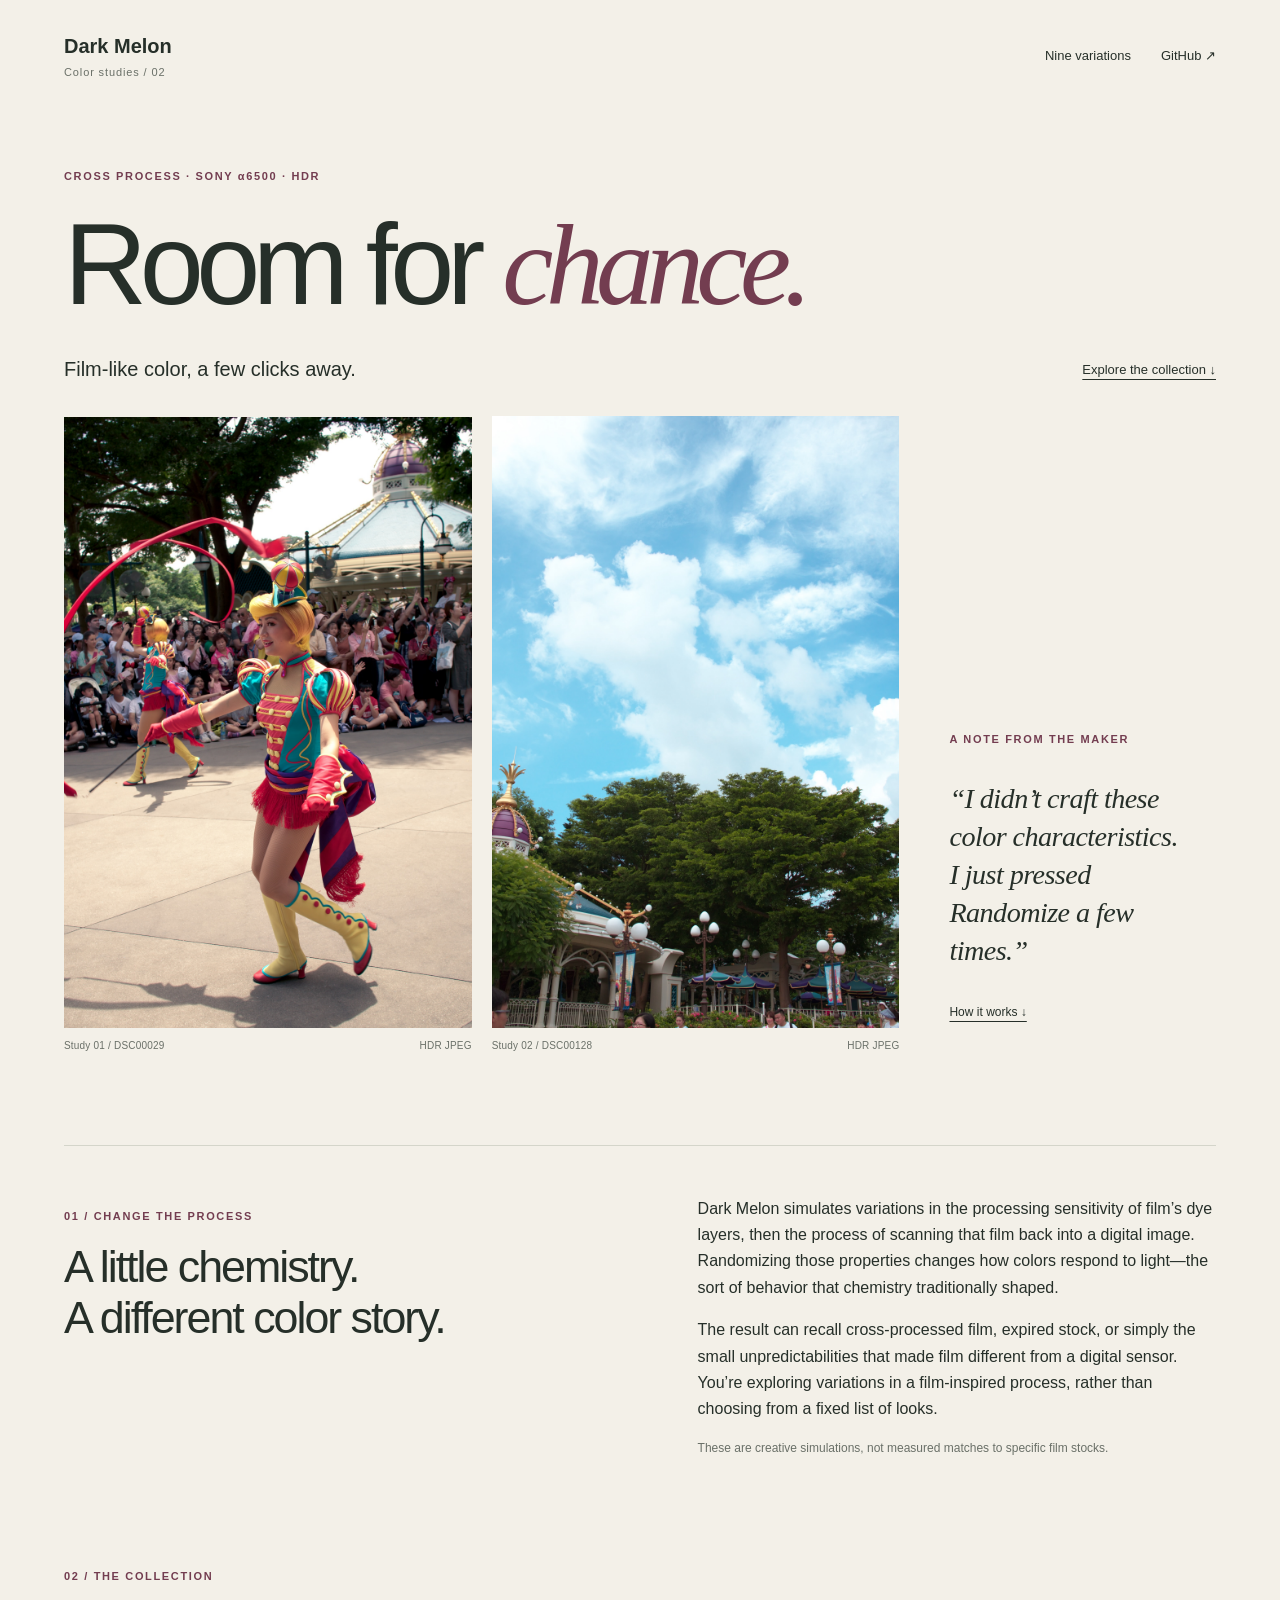
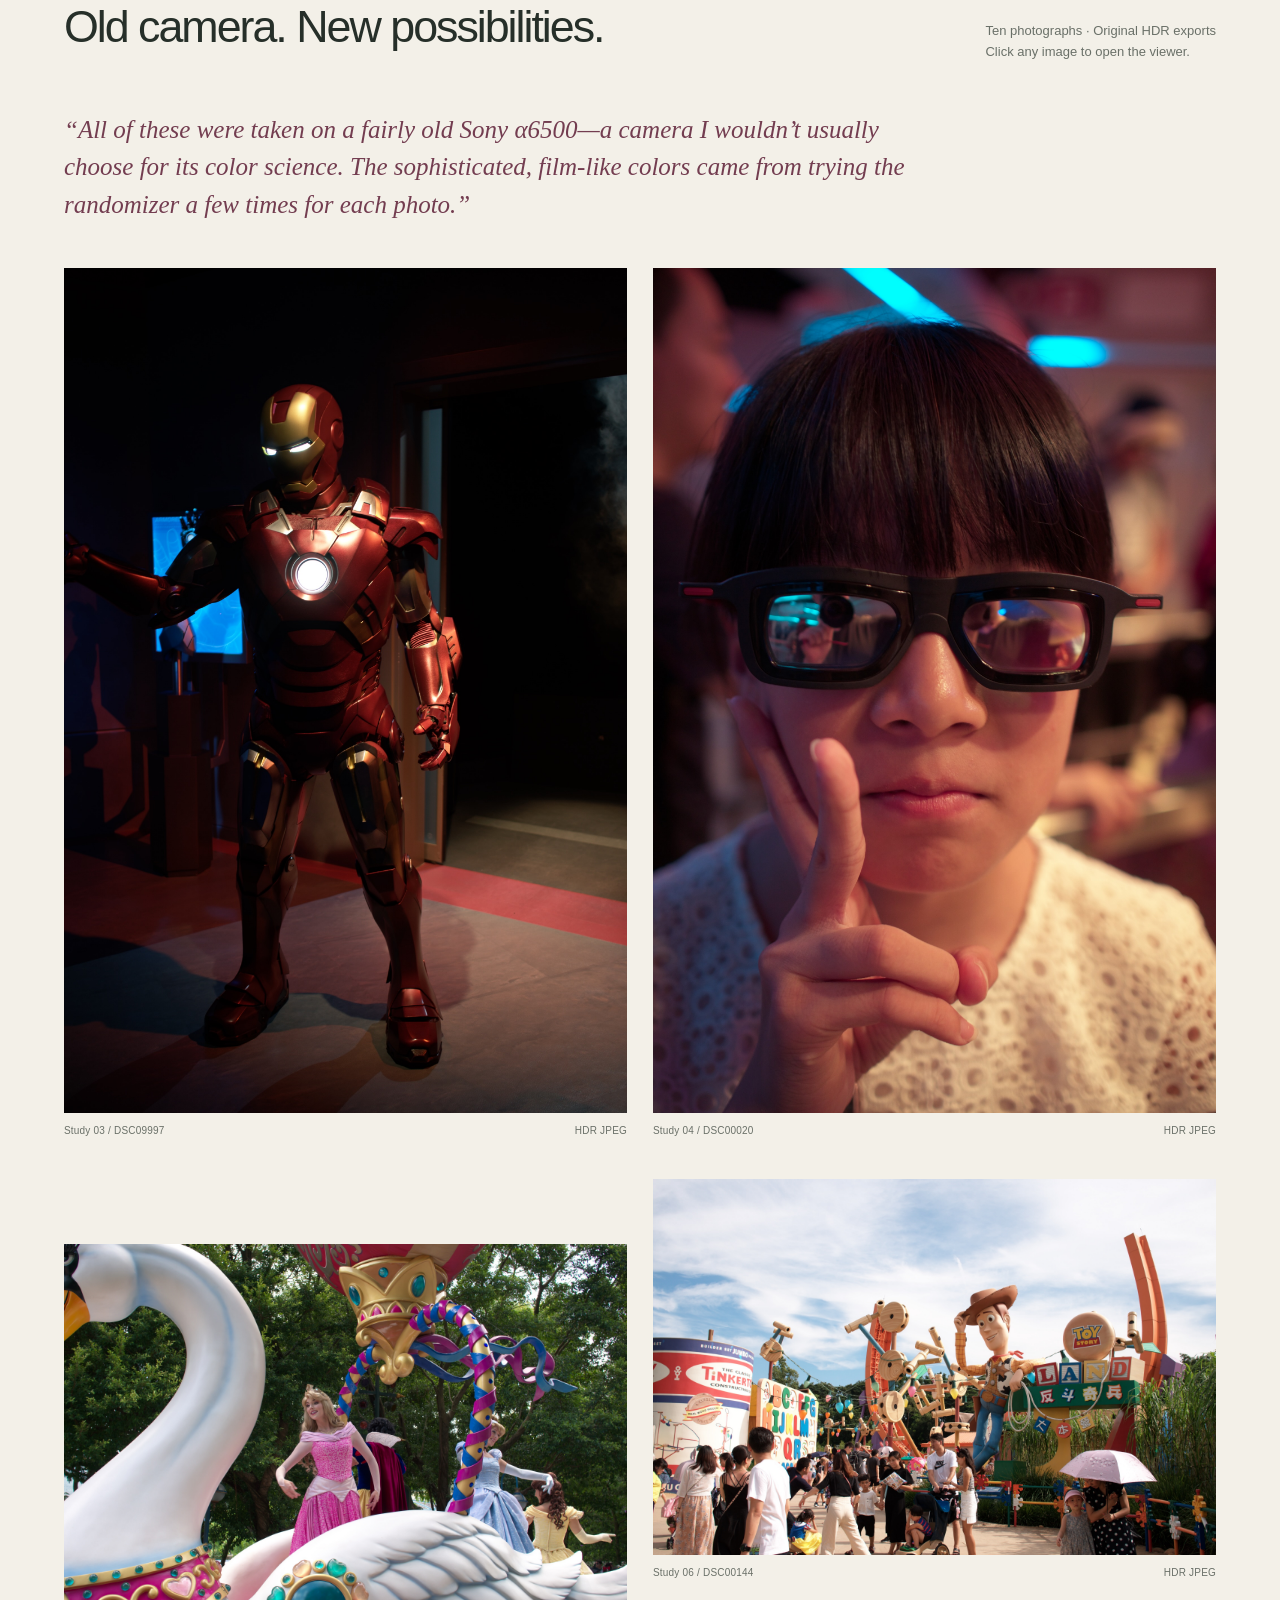
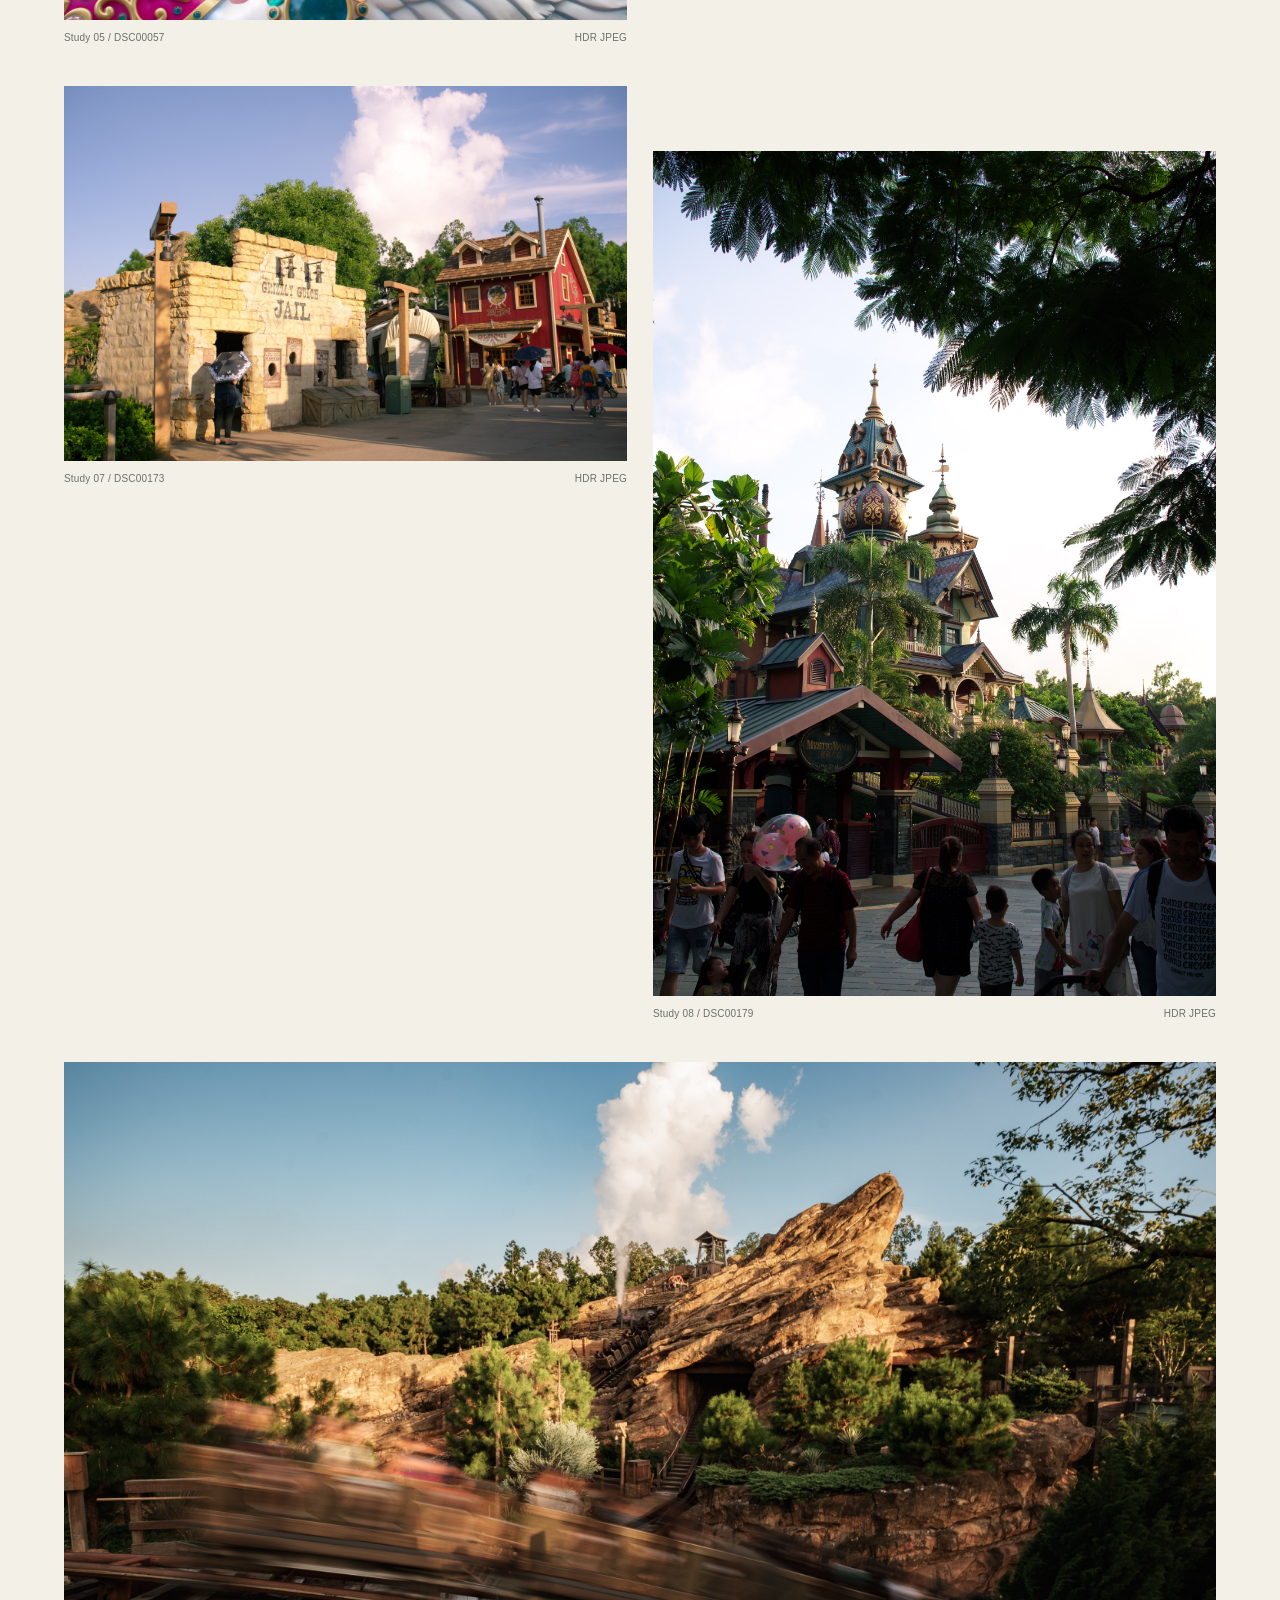
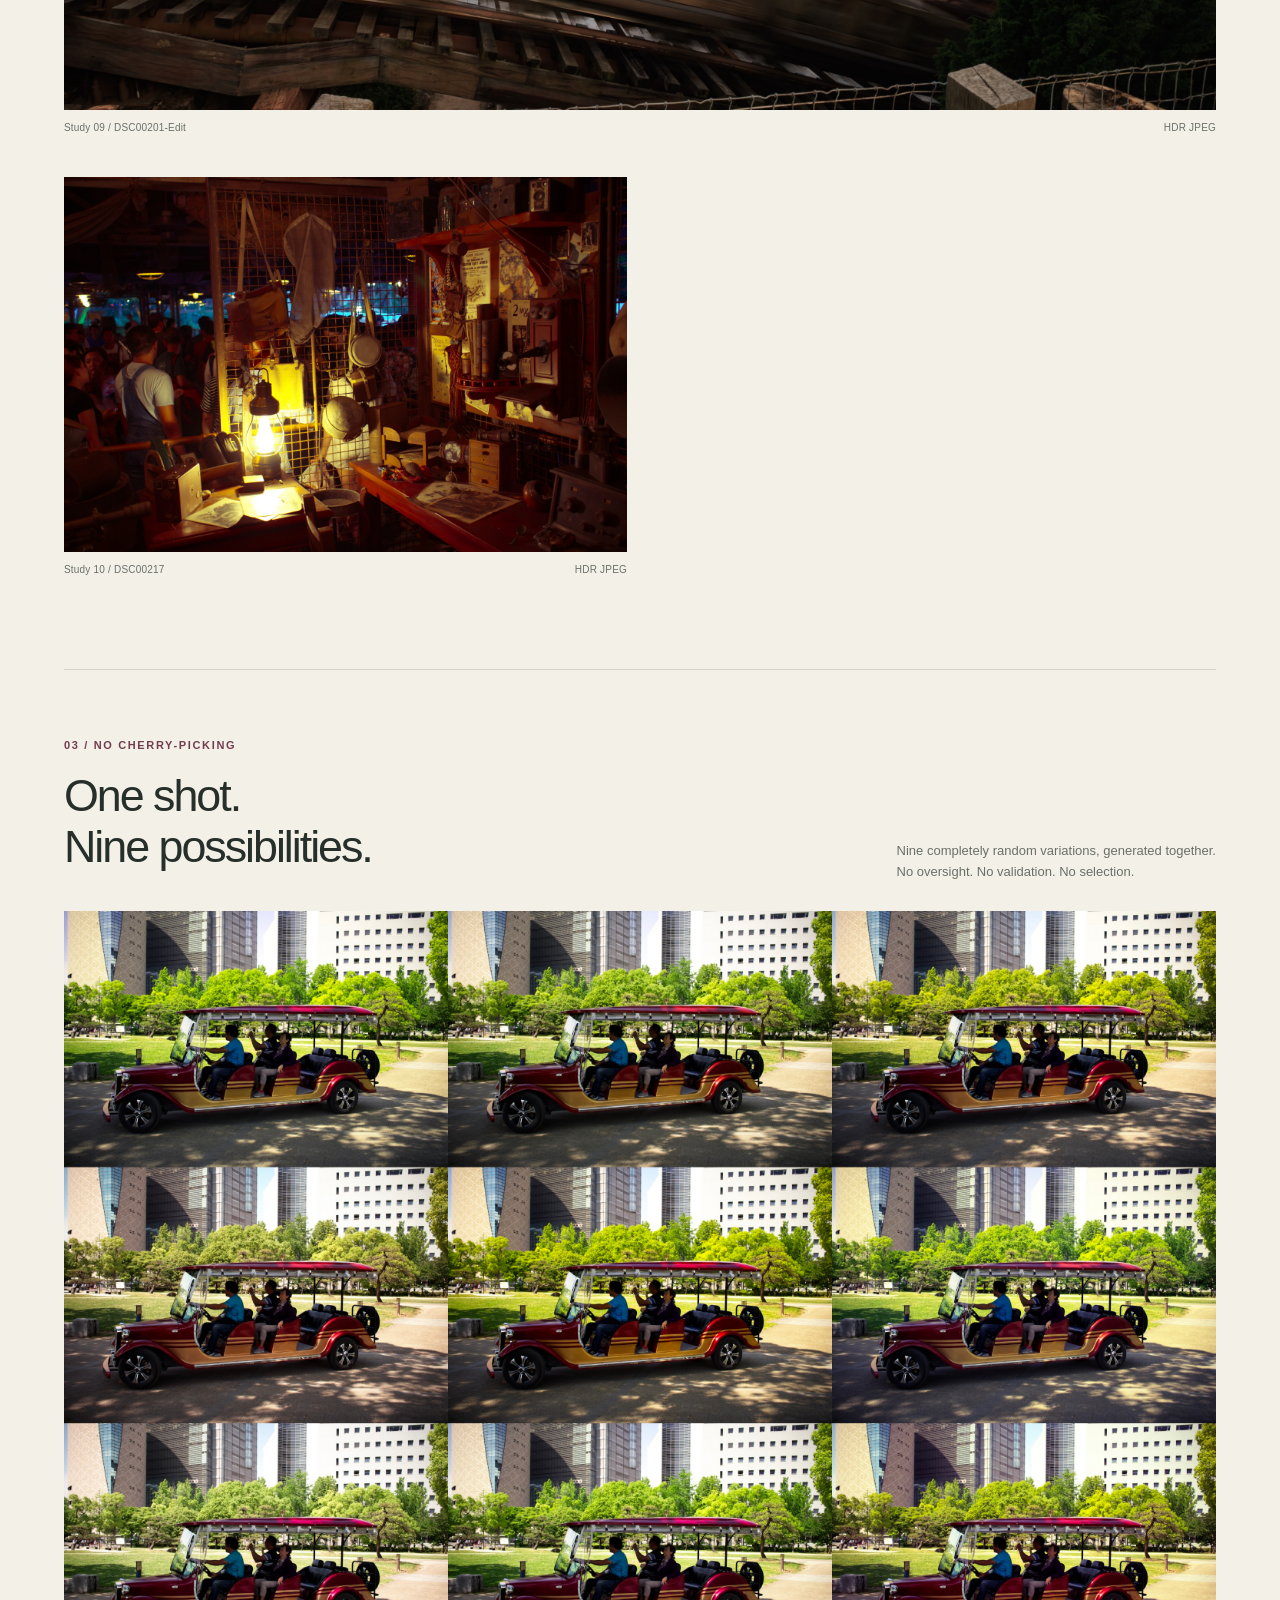
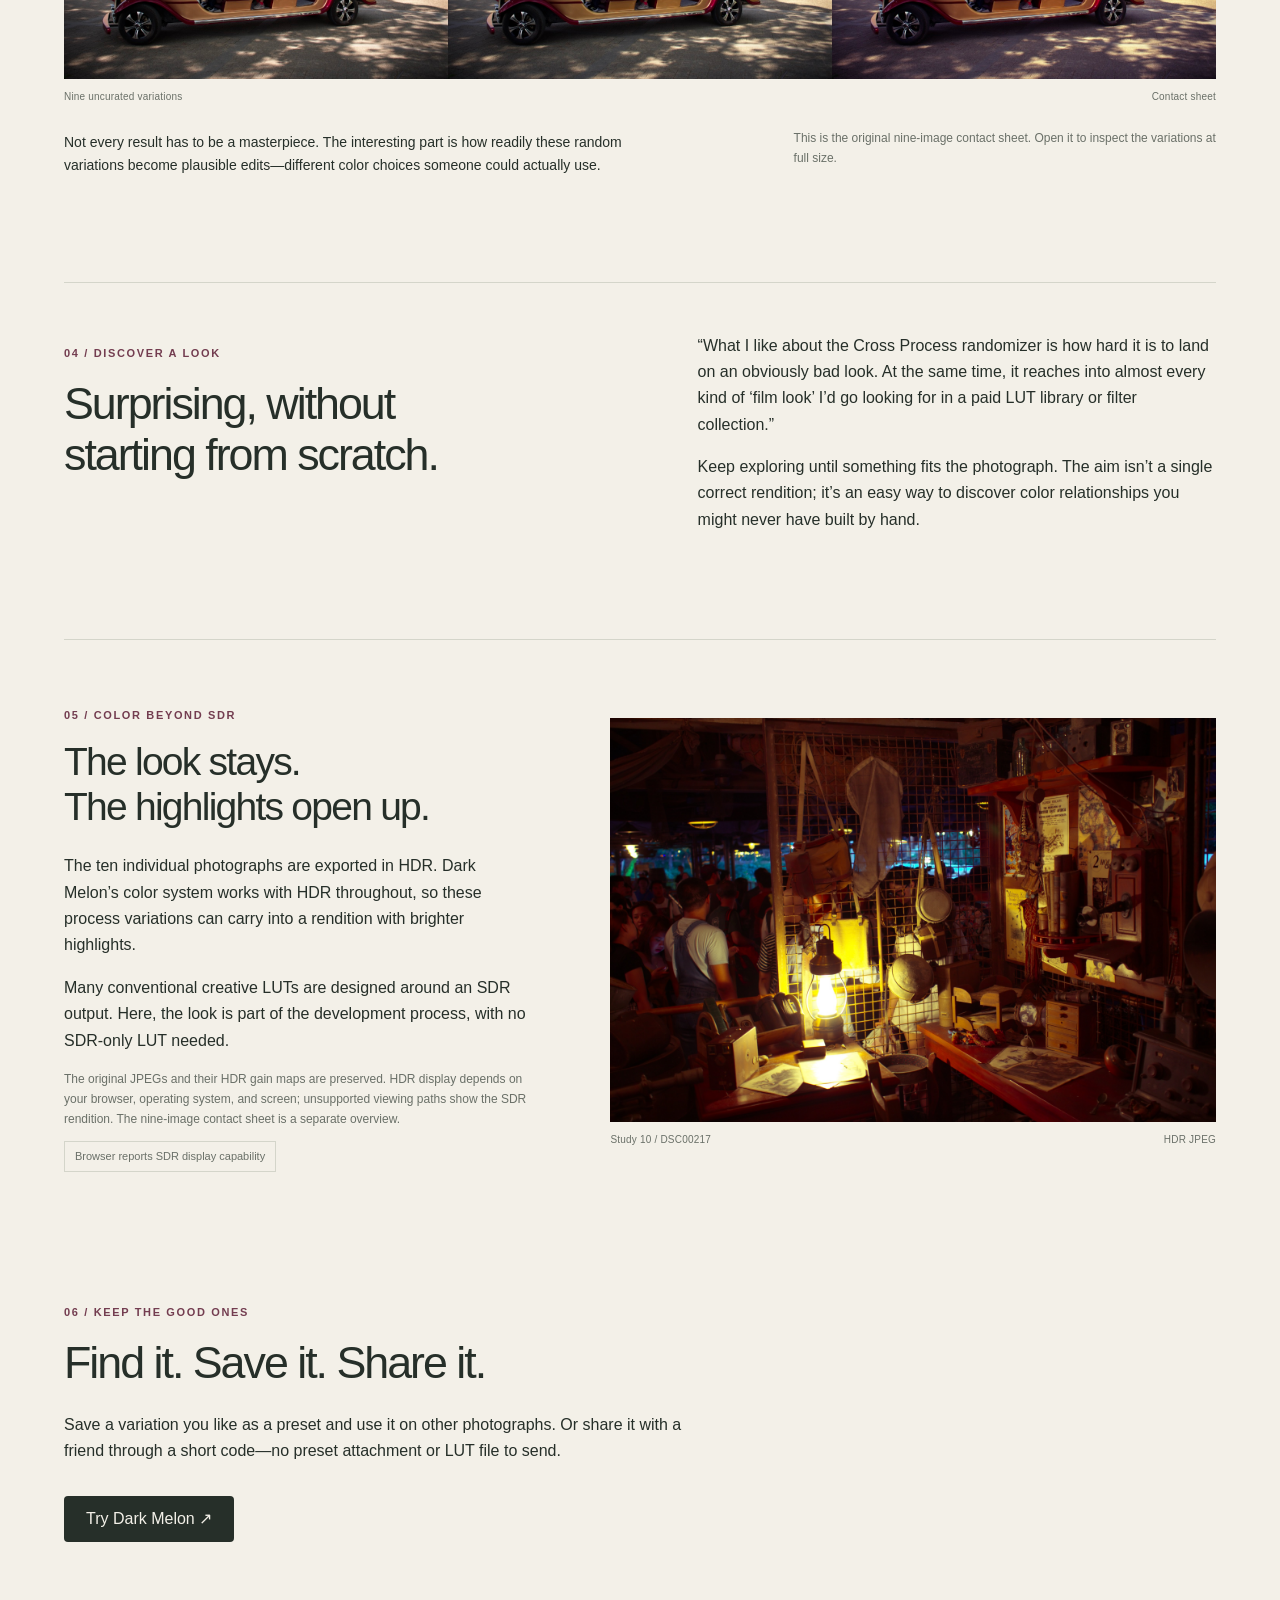
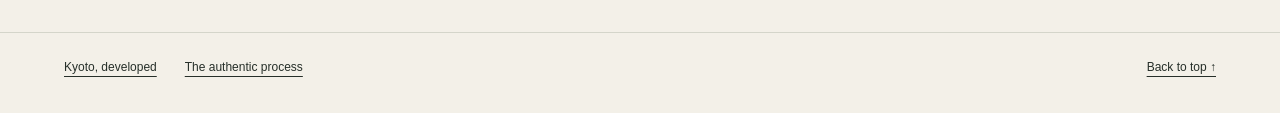
<file: docs/variations/index.html>
<!doctype html>
<html lang="en"><head><meta charset="utf-8"><meta name="viewport" content="width=device-width,initial-scale=1"><title>Room for chance — Dark Melon</title><meta name="description" content="Ten HDR photographs, nine uncurated variations, and a film-inspired way to discover color with Dark Melon’s Cross Process randomizer."><meta property="og:title" content="Room for chance — Dark Melon"><meta property="og:image" content="https://1096bimu.github.io/Dark-Melon/variations/photos/DSC00029.jpg?v=srgb-2"><link rel="stylesheet" href="style.css"></head>
<body id="top"><a class="skip" href="#collection">Skip to photographs</a><header><a class="brand" href="../">Dark Melon <span>Color studies / 02</span></a><nav aria-label="Main"><a href="#nine">Nine variations</a><a href="https://github.com/1096bimu/Dark-Melon">GitHub ↗</a></nav></header>
<main><section class="intro"><p class="kicker">CROSS PROCESS · SONY α6500 · HDR</p><h1>Room for <em>chance.</em></h1><div class="intro-line"><p>Film-like color, a few clicks away.</p><a href="#collection">Explore the collection ↓</a></div></section>
<div class="hero"><figure><button class="photo" data-index="0" aria-label="Enlarge DSC00029"><img src="photos/DSC00029.jpg?v=srgb-2" width="2000" height="3000" fetchpriority="high" decoding="async" alt="A parade performer in a colorful costume swings a red ribbon."><span aria-hidden="true">↗</span></button><figcaption><span>Study 01 / DSC00029</span><span>HDR JPEG</span></figcaption></figure><figure><button class="photo" data-index="1" aria-label="Enlarge DSC00128"><img src="photos/DSC00128.jpg?v=srgb-2" width="2000" height="3000" fetchpriority="high" decoding="async" alt="Bright clouds above trees and pastel park buildings."><span aria-hidden="true">↗</span></button><figcaption><span>Study 02 / DSC00128</span><span>HDR JPEG</span></figcaption></figure><div class="hero-note"><span class="small">A NOTE FROM THE MAKER</span><p>“I didn’t craft these color characteristics. I just pressed Randomize a few times.”</p><a href="#process">How it works ↓</a></div></div>
<section class="essay" id="process"><div><p class="kicker">01 / CHANGE THE PROCESS</p><h2>A little chemistry.<br>A different color story.</h2></div><div class="copy"><p>Dark Melon simulates variations in the processing sensitivity of film’s dye layers, then the process of scanning that film back into a digital image. Randomizing those properties changes how colors respond to light—the sort of behavior that chemistry traditionally shaped.</p><p>The result can recall cross-processed film, expired stock, or simply the small unpredictabilities that made film different from a digital sensor. You’re exploring variations in a film-inspired process, rather than choosing from a fixed list of looks.</p><p class="byline">These are creative simulations, not measured matches to specific film stocks.</p></div></section>
<section id="collection"><div class="section-top"><div><p class="kicker">02 / THE COLLECTION</p><h2>Old camera. New possibilities.</h2></div><p>Ten photographs · Original HDR exports<br>Click any image to open the viewer.</p></div><blockquote>“All of these were taken on a fairly old Sony α6500—a camera I wouldn’t usually choose for its color science. The sophisticated, film-like colors came from trying the randomizer a few times for each photo.”</blockquote><div class="gallery"><figure><button class="photo" data-index="2" aria-label="Enlarge DSC09997"><img src="photos/DSC09997.jpg?v=srgb-2" width="2000" height="3000" loading="lazy" decoding="async" alt="Randomized color study from the Sony α6500 collection."><span aria-hidden="true">↗</span></button><figcaption><span>Study 03 / DSC09997</span><span>HDR JPEG</span></figcaption></figure><figure><button class="photo" data-index="3" aria-label="Enlarge DSC00020"><img src="photos/DSC00020.jpg?v=srgb-2" width="2000" height="3000" loading="lazy" decoding="async" alt="Randomized color study from the Sony α6500 collection."><span aria-hidden="true">↗</span></button><figcaption><span>Study 04 / DSC00020</span><span>HDR JPEG</span></figcaption></figure><figure><button class="photo" data-index="4" aria-label="Enlarge DSC00057"><img src="photos/DSC00057.jpg?v=srgb-2" width="3000" height="2000" loading="lazy" decoding="async" alt="Randomized color study from the Sony α6500 collection."><span aria-hidden="true">↗</span></button><figcaption><span>Study 05 / DSC00057</span><span>HDR JPEG</span></figcaption></figure><figure><button class="photo" data-index="5" aria-label="Enlarge DSC00144"><img src="photos/DSC00144.jpg?v=srgb-2" width="3000" height="2000" loading="lazy" decoding="async" alt="Randomized color study from the Sony α6500 collection."><span aria-hidden="true">↗</span></button><figcaption><span>Study 06 / DSC00144</span><span>HDR JPEG</span></figcaption></figure><figure><button class="photo" data-index="6" aria-label="Enlarge DSC00173"><img src="photos/DSC00173.jpg?v=srgb-2" width="3000" height="2000" loading="lazy" decoding="async" alt="Randomized color study from the Sony α6500 collection."><span aria-hidden="true">↗</span></button><figcaption><span>Study 07 / DSC00173</span><span>HDR JPEG</span></figcaption></figure><figure><button class="photo" data-index="7" aria-label="Enlarge DSC00179"><img src="photos/DSC00179.jpg?v=srgb-2" width="2000" height="3000" loading="lazy" decoding="async" alt="Randomized color study from the Sony α6500 collection."><span aria-hidden="true">↗</span></button><figcaption><span>Study 08 / DSC00179</span><span>HDR JPEG</span></figcaption></figure><figure><button class="photo" data-index="8" aria-label="Enlarge DSC00201-Edit"><img src="photos/DSC00201-Edit.jpg?v=srgb-2" width="3000" height="1688" loading="lazy" decoding="async" alt="Randomized color study from the Sony α6500 collection."><span aria-hidden="true">↗</span></button><figcaption><span>Study 09 / DSC00201-Edit</span><span>HDR JPEG</span></figcaption></figure><figure><button class="photo" data-index="9" aria-label="Enlarge DSC00217"><img src="photos/DSC00217.jpg?v=srgb-2" width="3000" height="2000" loading="lazy" decoding="async" alt="A warm lantern illuminates a room of vintage objects and travel memorabilia."><span aria-hidden="true">↗</span></button><figcaption><span>Study 10 / DSC00217</span><span>HDR JPEG</span></figcaption></figure></div></section>
<section class="nine" id="nine"><div class="section-top"><div><p class="kicker">03 / NO CHERRY-PICKING</p><h2>One shot.<br>Nine possibilities.</h2></div><p>Nine completely random variations, generated together.<br>No oversight. No validation. No selection.</p></div><figure><button class="photo" data-index="10" aria-label="Enlarge DSC06142-variations"><img src="photos/DSC06142-variations.jpg" width="3000" height="2000" loading="lazy" decoding="async" alt="Nine color variations of the same red sightseeing car beneath green trees."><span aria-hidden="true">↗</span></button><figcaption><span>Nine uncurated variations</span><span>Contact sheet</span></figcaption></figure><div class="grid-note"><p>Not every result has to be a masterpiece. The interesting part is how readily these random variations become plausible edits—different color choices someone could actually use.</p><p>This is the original nine-image contact sheet. Open it to inspect the variations at full size.</p></div></section>
<section class="essay"><div><p class="kicker">04 / DISCOVER A LOOK</p><h2>Surprising, without<br>starting from scratch.</h2></div><div class="copy"><p>“What I like about the Cross Process randomizer is how hard it is to land on an obviously bad look. At the same time, it reaches into almost every kind of ‘film look’ I’d go looking for in a paid LUT library or filter collection.”</p><p>Keep exploring until something fits the photograph. The aim isn’t a single correct rendition; it’s an easy way to discover color relationships you might never have built by hand.</p></div></section>
<section class="hdr"><div><p class="kicker">05 / COLOR BEYOND SDR</p><h2>The look stays.<br>The highlights open up.</h2><p>The ten individual photographs are exported in HDR. Dark Melon’s color system works with HDR throughout, so these process variations can carry into a rendition with brighter highlights.</p><p>Many conventional creative LUTs are designed around an SDR output. Here, the look is part of the development process, with no SDR-only LUT needed.</p><p class="byline">The original JPEGs and their HDR gain maps are preserved. HDR display depends on your browser, operating system, and screen; unsupported viewing paths show the SDR rendition. The nine-image contact sheet is a separate overview.</p><span id="hdr-status" role="status"></span></div><figure><button class="photo" data-index="9" aria-label="Enlarge DSC00217"><img src="photos/DSC00217.jpg?v=srgb-2" width="3000" height="2000" loading="lazy" decoding="async" alt="A warm lantern illuminates a room of vintage objects and travel memorabilia."><span aria-hidden="true">↗</span></button><figcaption><span>Study 10 / DSC00217</span><span>HDR JPEG</span></figcaption></figure></section>
<section class="closing"><p class="kicker">06 / KEEP THE GOOD ONES</p><h2>Find it. Save it. Share it.</h2><p>Save a variation you like as a preset and use it on other photographs. Or share it with a friend through a short code—no preset attachment or LUT file to send.</p><a class="cta" href="https://github.com/1096bimu/Dark-Melon/releases/latest">Try Dark Melon ↗</a></section>
</main><footer><a href="../film-emulation/">Kyoto, developed</a><a href="../authentic-process/">The authentic process</a><a href="#top">Back to top ↑</a></footer>
<dialog id="viewer" aria-label="Photograph viewer"><div class="viewer-top"><span id="counter" aria-live="polite"></span><a id="original" target="_blank" rel="noopener">Open original ↗</a><button id="close" aria-label="Close viewer">Close ×</button></div><div class="image-area"><img id="large" alt=""><p id="status" role="status"></p></div><div class="viewer-bottom"><button id="previous" aria-label="Previous photograph">← Previous</button><span id="caption"></span><button id="next" aria-label="Next photograph">Next →</button></div></dialog>
<script src="gallery.js"></script></body></html>
</file>
<file: docs/authentic-process/style.css>
:root{color-scheme:dark;--bg:#101113;--text:#eeefec;--muted:#a5aaa8;--accent:#b5ecd5}*{box-sizing:border-box}body{margin:0;background:var(--bg);color:var(--text);font:15px/1.6 -apple-system,BlinkMacSystemFont,"Segoe UI",sans-serif}a{color:inherit;text-underline-offset:4px}header,main{max-width:1800px;margin:auto;padding:0 36px}header{display:flex;justify-content:space-between;padding-top:24px;padding-bottom:20px}header a{text-decoration:none}header a:first-child{font-weight:700}.intro{display:flex;justify-content:space-between;align-items:end;margin:20px 0 28px;gap:24px}.eyebrow{font-size:11px;letter-spacing:.19em;color:var(--accent);font-weight:650;margin:0 0 8px}h1{font-size:clamp(34px,4vw,62px);line-height:1.05;letter-spacing:-.045em;margin:0}.intro>p{color:var(--muted);margin:0}button{font:inherit;color:inherit;background:#25282a;border:1px solid #3b3e40;border-radius:7px;padding:7px 14px;cursor:pointer}button:hover{background:#343a38}button:focus-visible,input:focus-visible,a:focus-visible,#stage:focus-visible{outline:2px solid var(--accent);outline-offset:4px}button[aria-pressed=true]{background:var(--accent);color:#14251d;border-color:var(--accent)}.toolbar,.zoom,.choices,.under{display:flex;align-items:center;gap:8px}.toolbar{justify-content:space-between;margin-bottom:10px}.zoom output{min-width:42px;text-align:center;font-variant-numeric:tabular-nums}.zoom button{padding:5px 12px}#stage{height: min(73vh,1000px);min-height:340px;position:relative;overflow:hidden;background:#070809;touch-action:none;cursor:grab;--split:50%;border-radius:8px}#stage:active{cursor:grabbing}.pane{position:absolute;inset:0;overflow:hidden;pointer-events:none}.left{clip-path:inset(0 calc(100% - var(--split)) 0 0)}.right{clip-path:inset(0 0 0 var(--split))}.world{position:absolute;width:3000px;height:2000px;transform-origin:0 0;transform:translate(var(--x),var(--y)) scale(var(--scale))}.world img{display:block;max-width:none;width:3000px;height:2000px;transform-origin:0 0}.world img.registered{height:2004px;transform:translate(-6.8px,-5.6px) scale(1.0043)}.badge{position:absolute;top:18px;background:#101113cf;padding:5px 12px;border-radius:4px;font-size:12px;pointer-events:none;backdrop-filter:blur(12px)}.a{left:18px}.b{right:18px}#divider{position:absolute;left:var(--split);top:0;bottom:0;width:30px;transform:translateX(-50%);cursor:ew-resize;touch-action:none}#divider:before{content:"";position:absolute;left:14px;width:2px;top:0;bottom:0;background:#fff9;box-shadow:0 0 3px #0008}#divider span{position:absolute;top:50%;left:50%;transform:translate(-50%,-50%);border:1px solid #fff8;border-radius:50%;width:42px;height:42px;display:grid;place-items:center;background:#171b1bd9;font-size:21px}#loading{position:absolute;bottom:16px;left:16px;background:#101113d9;padding:4px 10px;border-radius:4px;font-size:12px}#loading:empty{display:none}.under{justify-content:space-between;color:var(--muted);font-size:12px;padding:12px 0}.under label{display:flex;align-items:center;gap:12px}input{accent-color:var(--accent)}.details{padding:55px 0}.section-heading{margin-bottom:28px}h2{font-size:30px;letter-spacing:-.035em;margin:0 0 8px}.section-heading>p:last-child{color:var(--muted);margin:0}.cards{display:grid;grid-template-columns:repeat(3,1fr);gap:1px;background:#343836;border:1px solid #343836;border-radius:10px;overflow:hidden}.card{display:flex;flex-direction:column;text-align:left;background:var(--bg);border:0;border-radius:0;padding:26px;line-height:1.6}.card:hover,.card[aria-pressed=true]{background:#1d2923;color:var(--text)}.number{font-size:11px;letter-spacing:.12em;color:var(--accent)}h3{font-size:19px;line-height:1.3;margin:14px 0 0;letter-spacing:-.02em}.card p{color:var(--muted);font-size:14px;margin:12px 0 24px}.inspect{margin-top:auto;color:var(--accent);font-size:12px}footer{display:grid;grid-template-columns:1.3fr 1fr;gap:8%;border-top:1px solid #343836;padding:35px 0 50px;color:var(--muted);font-size:13px}footer h2{font-size:20px;color:var(--text)}footer h3{margin:0;color:var(--text);font-size:16px}.muted{font-size:11px}.comparison:fullscreen{background:var(--bg);padding:16px;display:flex;flex-direction:column}.comparison:fullscreen #stage{flex:1;height:auto}.comparison:fullscreen .under{padding-bottom:0}@media(max-width:800px){header,main{padding-left:16px;padding-right:16px}.intro{display:block}.intro>p{margin-top:16px}.cards{grid-template-columns:repeat(2,1fr)}.toolbar{flex-wrap:wrap}.toolbar button{font-size:12px}.under{flex-wrap:wrap}#stage{height:62vh;min-height:300px}footer{grid-template-columns:1fr;gap:20px}}@media(max-width:500px){.cards{grid-template-columns:1fr}.card{padding:22px}.intro>p{font-size:13px}.badge{top:10px}.a{left:10px}.b{right:10px}.details{padding-top:35px}.zoom{margin-left:auto}#fullscreen{display:none}}

@media(max-width:800px){#stage{height:auto;min-height:0;aspect-ratio:3/2}.comparison:fullscreen #stage{aspect-ratio:auto}.under label{width:100%}.under input{flex:1}}
</file>
<file: docs/film-emulation/style.css>
:root{--paper:#eeeae1;--ink:#292b25;--muted:#65655b;--line:#c8c5b9;--accent:#8b462b;font:16px/1.65 -apple-system,BlinkMacSystemFont,"Segoe UI",sans-serif;color:var(--ink);background:var(--paper);scroll-behavior:smooth}*{box-sizing:border-box}body{margin:0}a{color:inherit;text-underline-offset:5px}button{font:inherit;color:inherit}a:focus-visible,button:focus-visible{outline:3px solid var(--accent);outline-offset:5px}::selection{background:#d1baa1}.skip{position:fixed;top:-100px;left:20px;padding:10px;background:var(--paper);z-index:10}.skip:focus{top:10px}.site-header{max-width:1500px;margin:auto;padding:26px 5%;display:flex;align-items:center;justify-content:space-between;border-bottom:1px solid var(--line)}.brand{text-decoration:none;font-weight:650;letter-spacing:-.025em}.brand span{display:block;font-size:11px;font-weight:400;letter-spacing:.08em;text-transform:uppercase;color:var(--muted);margin-top:3px}nav{display:flex;gap:30px;font-size:13px}nav a{text-decoration:none}nav a:hover{text-decoration:underline}main{max-width:1500px;margin:auto}.intro{padding:65px 7% 38px}.edition,.section-label{font-size:11px;text-transform:uppercase;letter-spacing:.17em;font-weight:600}.edition{display:flex;justify-content:space-between}.edition span{color:var(--muted)}h1,h2,.lede{font-family:Georgia,"Times New Roman",serif;font-weight:400;letter-spacing:-.045em}h1{font-size:clamp(75px,12.5vw,180px);line-height:.92;margin:47px 0 30px;position:relative}h1 em{font-weight:400}.japanese{position:absolute;right:0;top:12px;font-size:clamp(28px,5vw,65px);letter-spacing:.12em;writing-mode:vertical-rl;color:#8b897b}.intro-bottom{display:flex;justify-content:space-between;align-items:flex-end}.intro-bottom p{font-size:15px;line-height:1.6;margin:0;color:var(--muted)}.jump{text-decoration:none;font-size:12px;border-bottom:1px solid var(--ink);padding:10px 0}.jump span{margin-left:28px}figure{margin:0}.hero{margin:0 3%}.photo{display:block;width:100%;border:0;padding:0;background:#d2cabb;position:relative;cursor:zoom-in;overflow:hidden}.photo img{display:block;width:100%;height:auto;transition:filter .25s}.photo:hover img{filter:brightness(1.04)}.expand{position:absolute;right:16px;bottom:16px;width:32px;height:32px;display:grid;place-items:center;border:1px solid #ffffff85;color:white;background:#20201a50;border-radius:50%;font-size:18px}figcaption{display:flex;justify-content:space-between;gap:15px;padding:13px 0;font-size:10px;letter-spacing:.12em;text-transform:uppercase;color:var(--muted)}.hero figcaption{padding:16px 0}.essay-intro{padding:95px 9% 50px;display:grid;grid-template-columns:1fr 1fr;gap:9%;scroll-margin-top:20px}.lede{font-size:clamp(32px,4vw,52px);line-height:1.12;margin:0}.essay-intro p:not(.lede){margin:0 0 15px;color:var(--muted);font-size:15px}.process{margin:0 9% 70px;border-top:1px solid var(--line);border-bottom:1px solid var(--line);padding:22px 0}.process ol{list-style:none;display:flex;flex-wrap:wrap;padding:0;margin:14px 0 0;gap:8px 0;font-size:11px;color:var(--muted)}.process li:not(:last-child)::after{content:"→";padding:0 13px;color:#999789}.chapter{padding:55px 7% 50px;border-top:1px solid var(--line);scroll-margin-top:20px}.chapter-copy{display:grid;grid-template-columns:150px minmax(0,1fr) minmax(0,1.05fr);gap:35px;margin-bottom:42px}.section-label{line-height:1.6;color:var(--accent)}.section-label span{display:block;font:italic 32px/1 Georgia,serif;letter-spacing:-.05em;color:var(--ink);margin-bottom:12px}h2{font-size:clamp(32px,3.6vw,52px);line-height:1.08;margin:0}.body-copy p{margin:0 0 17px;font-size:14px;color:var(--muted)}.body-copy p:last-child{margin:0}.photo-pair{display:grid;grid-template-columns:1.15fr 1fr;gap:28px;align-items:start}.photo-pair figure:nth-child(2){margin-top:90px}.layout-02,.layout-04,.layout-06{grid-template-columns:1fr 1.15fr}.layout-02 figure:first-child,.layout-04 figure:first-child,.layout-06 figure:first-child{margin-top:90px}.layout-02 figure:nth-child(2),.layout-04 figure:nth-child(2),.layout-06 figure:nth-child(2){margin-top:0}.closing{padding:90px 15% 100px;text-align:center;border-top:1px solid var(--line)}.closing h2{font-size:clamp(50px,8vw,100px);margin:25px 0 32px}.closing p{max-width:610px;margin:0 auto 20px;color:var(--muted);font-size:15px}.closing .fine-print{font-size:12px;max-width:550px}.closing-links{display:flex;justify-content:center;align-items:center;gap:30px;margin-top:35px;font-size:13px}.primary-link{background:var(--ink);color:var(--paper);padding:14px 22px;text-decoration:none}footer{padding:28px 5%;border-top:1px solid var(--line);display:flex;justify-content:space-between;gap:20px;align-items:center;font-size:11px;color:var(--muted)}footer .brand{font-size:15px;color:var(--ink)}dialog{position:fixed;inset:0;width:100%;height:100%;max-width:none;max-height:none;padding:18px 26px;border:0;background:#171813;color:#efede6}dialog::backdrop{background:#171813}dialog[open]{display:flex;flex-direction:column}.viewer-bar,.viewer-bottom{display:flex;justify-content:space-between;align-items:center;gap:24px;flex-shrink:0;font-size:12px}.viewer-bar a{margin-left:auto}dialog button{background:transparent;border:1px solid #626457;padding:9px 15px;cursor:pointer;border-radius:3px}dialog button:hover{background:#ffffff12}.viewer-image{min-height:0;flex:1;display:flex;align-items:center;justify-content:center;position:relative;padding:20px 0}.viewer-image img{display:block;width:100%;height:100%;object-fit:contain}.viewer-image p{position:absolute;background:#171813;padding:20px}.viewer-bottom p{max-width:650px;text-align:center;color:#b9b9ac}.viewer-image[aria-busy=true] img{opacity:.35}body.viewing{overflow:hidden}[hidden]{display:none!important}@media(min-width:1600px){.hero{margin:0 0}}@media(max-width:1000px){.chapter-copy{grid-template-columns:90px 1fr;gap:22px}.body-copy{grid-column:2}.photo-pair{gap:20px}.photo-pair figure:nth-child(2){margin-top:50px}.layout-02 figure:first-child,.layout-04 figure:first-child,.layout-06 figure:first-child{margin-top:50px}.layout-02 figure:nth-child(2),.layout-04 figure:nth-child(2),.layout-06 figure:nth-child(2){margin-top:0}}@media(max-width:650px){.site-header{padding:20px 6%}nav{gap:16px;font-size:11px}.brand span{font-size:9px}.intro{padding:40px 6% 28px}.edition{font-size:9px;letter-spacing:.1em;gap:20px}.edition span{text-align:right}h1{margin-top:38px}.intro-bottom{gap:24px;align-items:center}.intro-bottom p{font-size:12px}.jump{font-size:10px;white-space:nowrap}.jump span{margin-left:8px}.hero{margin:0}.hero figcaption{padding:12px 6%;font-size:9px}.expand{right:10px;bottom:10px;width:28px;height:28px}.essay-intro{padding:55px 6% 25px;grid-template-columns:1fr;gap:26px}.essay-intro p:not(.lede){font-size:14px}.process{margin:0 6% 30px}.process ol{font-size:10px}.process li:not(:last-child)::after{padding:0 8px}.chapter{padding:35px 6%}.chapter-copy{grid-template-columns:1fr;gap:18px;margin-bottom:28px}.section-label span{display:inline;font-size:18px;margin-right:14px}.body-copy{grid-column:auto}.body-copy p{font-size:14px}.photo-pair{grid-template-columns:1fr;gap:26px}.photo-pair figure:nth-child(n){margin:0}figcaption{padding:9px 0}.closing{padding:55px 6% 65px}.closing-links{gap:22px}footer{flex-wrap:wrap;padding:24px 6%;gap:16px}footer>span{order:3;flex-basis:100%}dialog{padding:12px}.viewer-bar,.viewer-bottom{gap:10px;font-size:11px}.viewer-bottom{flex-wrap:wrap}.viewer-bottom p{order:3;flex-basis:100%;margin:5px 0;font-size:11px}.viewer-bottom button{flex:1}.viewer-image{padding:12px 0}dialog button{padding:8px 12px}}@media(prefers-reduced-motion:reduce){:root{scroll-behavior:auto}.photo img{transition:none}}
</file>
<file: docs/variations/style.css>
:root{--paper:#f3f0e8;--ink:#262f29;--muted:#6a7068;--line:#d4d5ca;--accent:#733d50;color-scheme:light}*{box-sizing:border-box}html{scroll-padding-top:24px}body{margin:0;background:var(--paper);color:var(--ink);font:16px/1.65 -apple-system,BlinkMacSystemFont,"Segoe UI",sans-serif}a{color:inherit;text-underline-offset:5px}button{font:inherit;cursor:pointer}a:focus-visible,button:focus-visible{outline:3px solid var(--accent);outline-offset:5px}header,main,footer{max-width:1600px;margin:auto;padding:0 5%}header{display:flex;justify-content:space-between;align-items:center;padding-top:30px;padding-bottom:25px}.brand{text-decoration:none;font-weight:750;font-size:20px}.brand span{display:block;font-weight:400;font-size:11px;letter-spacing:.08em;color:var(--muted)}nav{display:flex;gap:30px;font-size:13px}nav a{text-decoration:none}.skip{position:absolute;left:15px;top:-80px}.skip:focus{top:10px;background:var(--paper);z-index:2}.intro{padding:50px 0 30px}.kicker,.small{font-size:11px;font-weight:650;letter-spacing:.15em;color:var(--accent)}h1{font-size:clamp(65px,9vw,145px);font-weight:500;letter-spacing:-.065em;line-height:1;margin:22px 0 30px}h1 em{font-family:Georgia,serif;font-weight:400;color:var(--accent)}.intro-line{display:flex;justify-content:space-between;align-items:center}.intro-line p{font-size:20px;margin:0}.intro-line a{font-size:13px}.hero{display:grid;grid-template-columns:1.1fr 1.1fr .8fr;gap:20px;align-items:end}.hero-note{padding:30px}.hero-note p{font:italic clamp(23px,2.2vw,36px)/1.35 Georgia,serif;letter-spacing:-.02em}.hero-note a{font-size:12px}figure{margin:0}.photo{position:relative;display:block;padding:0;border:0;width:100%;background:transparent;overflow:hidden;text-align:left}.photo img{width:100%;height:auto;display:block}.photo>span{position:absolute;bottom:12px;right:12px;background:#f3f0e8e6;color:#262f29;border-radius:50%;width:30px;height:30px;display:grid;place-items:center;font-size:17px;opacity:0;transition:opacity .15s}.photo:hover>span,.photo:focus-visible>span{opacity:1}figcaption{display:flex;justify-content:space-between;gap:12px;font-size:10px;letter-spacing:.02em;color:var(--muted);padding-top:10px}.essay{display:grid;grid-template-columns:1fr 1fr;gap:10%;border-top:1px solid var(--line);margin-top:90px;padding:50px 0}h2{font-size:clamp(32px,3.5vw,53px);font-weight:500;line-height:1.14;letter-spacing:-.045em;margin:16px 0 24px}.copy p:first-child{margin-top:0}.copy{max-width:650px}.byline{font-size:12px;color:var(--muted)}.section-top{display:flex;justify-content:space-between;gap:40px;align-items:end;padding:35px 0 15px}.section-top>p{font-size:13px;color:var(--muted)}blockquote{font:italic 25px/1.5 Georgia,serif;max-width:850px;margin:20px 0 45px;color:var(--accent)}.gallery{display:grid;grid-template-columns:repeat(2,minmax(0,1fr));gap:40px 26px;align-items:start}.gallery figure:nth-child(3n){margin-top:65px}.gallery figure:nth-child(7){grid-column:1/-1;margin-top:0}.nine{border-top:1px solid var(--line);margin-top:90px;padding-top:20px}.grid-note{display:grid;grid-template-columns:1.4fr 1fr;gap:12%;font-size:14px;padding-top:12px}.grid-note p:last-child{color:var(--muted);font-size:12px}.hdr{display:grid;grid-template-columns:1fr 1.3fr;align-items:center;gap:7%;margin-top:40px;padding:55px 0;border-top:1px solid var(--line)}.hdr h2{font-size:39px}#hdr-status{display:inline-block;border:1px solid var(--line);padding:5px 10px;font-size:11px;color:var(--muted)}.closing{max-width:800px;padding:65px 0 90px}.closing p:not(.kicker){max-width:630px}.cta{display:inline-block;background:var(--ink);color:var(--paper);padding:10px 22px;border-radius:4px;text-decoration:none;margin-top:15px}footer{border-top:1px solid var(--line);display:flex;gap:28px;padding-top:25px;padding-bottom:35px;font-size:12px}footer a:last-child{margin-left:auto}dialog{background:#111613;color:#f2f0e8;border:0;padding:18px;width:96vw;max-width:1800px;height:94dvh;max-height:94dvh}dialog::backdrop{background:#111d}dialog[open]{display:flex;flex-direction:column}dialog button{background:transparent;color:inherit;border:1px solid #657066;padding:6px 12px;border-radius:4px}.viewer-top,.viewer-bottom{display:flex;align-items:center;gap:18px;font-size:12px}.viewer-top a{margin-left:auto}.image-area{position:relative;flex:1;min-height:0;display:flex;align-items:center;justify-content:center;margin:15px 0}.image-area img{max-width:100%;max-height:100%;object-fit:contain}.image-area p{position:absolute;bottom:10px;background:#111c;padding:8px}.image-area p:empty{display:none}.viewer-bottom{justify-content:space-between}#caption{text-align:center;font-size:12px}body.viewing{overflow:hidden}@media(max-width:900px){.hero{grid-template-columns:1fr 1fr}.hero-note{grid-column:1/-1;padding:15px 0;max-width:650px}.hero-note p{font-size:29px}.essay{gap:7%;margin-top:55px}.hdr{grid-template-columns:1fr}.hdr>div{max-width:700px}}@media(max-width:600px){header,main,footer{padding-left:20px;padding-right:20px}nav{gap:12px;font-size:11px}.intro{padding-top:30px}.intro-line{display:block}.intro-line a{display:inline-block;margin-top:15px}.hero{gap:12px}.hero figcaption span:last-child{display:none}.essay,.grid-note{grid-template-columns:1fr;gap:12px}.essay{padding-top:30px}.section-top{display:block}.gallery{gap:28px 14px}.gallery figure:nth-child(3n){margin-top:0}.gallery figure:nth-child(n+3){grid-column:1/-1}figcaption{font-size:9px}.nine{margin-top:50px}blockquote{font-size:22px}.viewer-top,.viewer-bottom{gap:10px}#caption{display:none}dialog{padding:12px}.closing{padding:40px 0 60px}footer{gap:12px;flex-wrap:wrap}}
</file>
